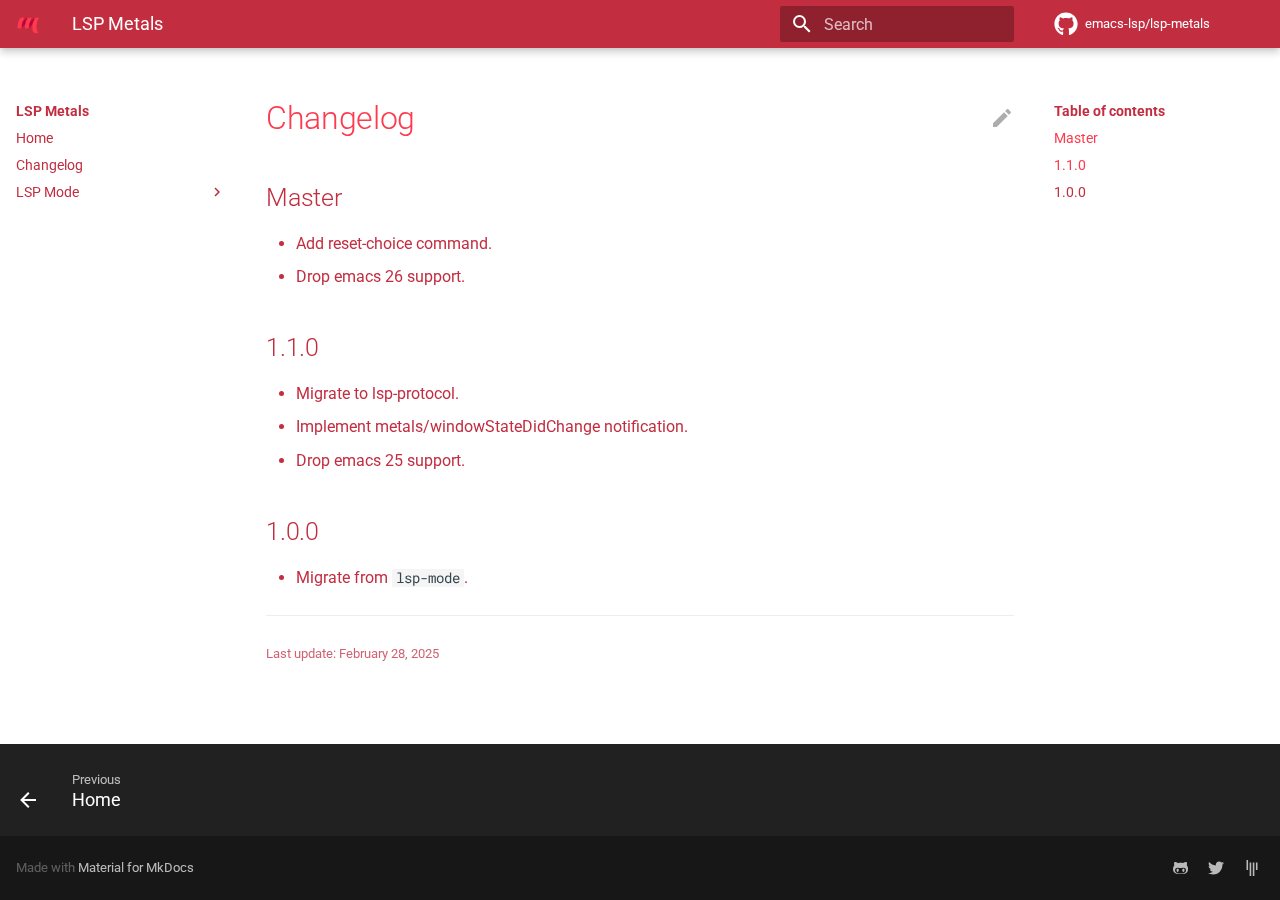
<file: CHANGELOG/index.html>
<!doctype html>
<html lang="en" class="no-js">
  <head>
    
      <meta charset="utf-8">
      <meta name="viewport" content="width=device-width,initial-scale=1">
      
      
      
        <link rel="canonical" href="https://emacs-lsp.github.io/lsp-metals/CHANGELOG/">
      
      <link rel="icon" href="../images/logo.png">
      <meta name="generator" content="mkdocs-1.2.3, mkdocs-material-8.0.0">
    
    
      
        <title>Changelog - LSP Metals</title>
      
    
    
      <link rel="stylesheet" href="../assets/stylesheets/main.ad626c1e.min.css">
      
        
        <link rel="stylesheet" href="../assets/stylesheets/palette.9204c3b2.min.css">
        
      
    
    
    
      
        
        <link rel="preconnect" href="https://fonts.gstatic.com" crossorigin>
        <link rel="stylesheet" href="https://fonts.googleapis.com/css?family=Roboto:300,400,400i,700%7CRoboto+Mono&display=fallback">
        <style>:root{--md-text-font:"Roboto";--md-code-font:"Roboto Mono"}</style>
      
    
    
      <link rel="stylesheet" href="../stylesheets/extra.css">
    
    <script>function __md_scope(e,t,_){return new URL(_||(t===localStorage?"..":".."),location).pathname+"."+e}function __md_get(e,t=localStorage,_){return JSON.parse(t.getItem(__md_scope(e,t,_)))}function __md_set(e,t,_=localStorage,o){try{_.setItem(__md_scope(e,_,o),JSON.stringify(t))}catch(e){}}</script>
    
      
  



  
  



  <script>window.ga=window.ga||function(){(ga.q=ga.q||[]).push(arguments)},ga.l=+new Date,ga("create","UA-165661257-4","auto"),ga("set","anonymizeIp",!0),ga("send","pageview"),document.addEventListener("DOMContentLoaded",function(){document.forms.search&&document.forms.search.query.addEventListener("blur",function(){var e;this.value&&(e=document.location.pathname,ga("send","pageview",e+"?q="+this.value))}),"undefined"!=typeof location$&&location$.subscribe(function(e){ga("send","pageview",e.pathname)})})</script>
  <script async src="https://www.google-analytics.com/analytics.js"></script>


    
    
  </head>
  
  
    
    
    
    
    
    <body dir="ltr" data-md-color-scheme="" data-md-color-primary="none" data-md-color-accent="none">
  
    
    
    <input class="md-toggle" data-md-toggle="drawer" type="checkbox" id="__drawer" autocomplete="off">
    <input class="md-toggle" data-md-toggle="search" type="checkbox" id="__search" autocomplete="off">
    <label class="md-overlay" for="__drawer"></label>
    <div data-md-component="skip">
      
        
        <a href="#changelog" class="md-skip">
          Skip to content
        </a>
      
    </div>
    <div data-md-component="announce">
      
    </div>
    
    
      

<header class="md-header" data-md-component="header">
  <nav class="md-header__inner md-grid" aria-label="Header">
    <a href=".." title="LSP Metals" class="md-header__button md-logo" aria-label="LSP Metals" data-md-component="logo">
      
  <img src="../images/logo.png" alt="logo">

    </a>
    <label class="md-header__button md-icon" for="__drawer">
      <svg xmlns="http://www.w3.org/2000/svg" viewBox="0 0 24 24"><path d="M3 6h18v2H3V6m0 5h18v2H3v-2m0 5h18v2H3v-2z"/></svg>
    </label>
    <div class="md-header__title" data-md-component="header-title">
      <div class="md-header__ellipsis">
        <div class="md-header__topic">
          <span class="md-ellipsis">
            LSP Metals
          </span>
        </div>
        <div class="md-header__topic" data-md-component="header-topic">
          <span class="md-ellipsis">
            
              Changelog
            
          </span>
        </div>
      </div>
    </div>
    
    
    
      <label class="md-header__button md-icon" for="__search">
        <svg xmlns="http://www.w3.org/2000/svg" viewBox="0 0 24 24"><path d="M9.5 3A6.5 6.5 0 0 1 16 9.5c0 1.61-.59 3.09-1.56 4.23l.27.27h.79l5 5-1.5 1.5-5-5v-.79l-.27-.27A6.516 6.516 0 0 1 9.5 16 6.5 6.5 0 0 1 3 9.5 6.5 6.5 0 0 1 9.5 3m0 2C7 5 5 7 5 9.5S7 14 9.5 14 14 12 14 9.5 12 5 9.5 5z"/></svg>
      </label>
      <div class="md-search" data-md-component="search" role="dialog">
  <label class="md-search__overlay" for="__search"></label>
  <div class="md-search__inner" role="search">
    <form class="md-search__form" name="search">
      <input type="text" class="md-search__input" name="query" aria-label="Search" placeholder="Search" autocapitalize="off" autocorrect="off" autocomplete="off" spellcheck="false" data-md-component="search-query" required>
      <label class="md-search__icon md-icon" for="__search">
        <svg xmlns="http://www.w3.org/2000/svg" viewBox="0 0 24 24"><path d="M9.5 3A6.5 6.5 0 0 1 16 9.5c0 1.61-.59 3.09-1.56 4.23l.27.27h.79l5 5-1.5 1.5-5-5v-.79l-.27-.27A6.516 6.516 0 0 1 9.5 16 6.5 6.5 0 0 1 3 9.5 6.5 6.5 0 0 1 9.5 3m0 2C7 5 5 7 5 9.5S7 14 9.5 14 14 12 14 9.5 12 5 9.5 5z"/></svg>
        <svg xmlns="http://www.w3.org/2000/svg" viewBox="0 0 24 24"><path d="M20 11v2H8l5.5 5.5-1.42 1.42L4.16 12l7.92-7.92L13.5 5.5 8 11h12z"/></svg>
      </label>
      <nav class="md-search__options" aria-label="Search">
        
        <button type="reset" class="md-search__icon md-icon" aria-label="Clear" tabindex="-1">
          <svg xmlns="http://www.w3.org/2000/svg" viewBox="0 0 24 24"><path d="M19 6.41 17.59 5 12 10.59 6.41 5 5 6.41 10.59 12 5 17.59 6.41 19 12 13.41 17.59 19 19 17.59 13.41 12 19 6.41z"/></svg>
        </button>
      </nav>
      
    </form>
    <div class="md-search__output">
      <div class="md-search__scrollwrap" data-md-scrollfix>
        <div class="md-search-result" data-md-component="search-result">
          <div class="md-search-result__meta">
            Initializing search
          </div>
          <ol class="md-search-result__list"></ol>
        </div>
      </div>
    </div>
  </div>
</div>
    
    
      <div class="md-header__source">
        <a href="https://github.com/emacs-lsp/lsp-metals/" title="Go to repository" class="md-source" data-md-component="source">
  <div class="md-source__icon md-icon">
    
    <svg xmlns="http://www.w3.org/2000/svg" viewBox="0 0 496 512"><path d="M165.9 397.4c0 2-2.3 3.6-5.2 3.6-3.3.3-5.6-1.3-5.6-3.6 0-2 2.3-3.6 5.2-3.6 3-.3 5.6 1.3 5.6 3.6zm-31.1-4.5c-.7 2 1.3 4.3 4.3 4.9 2.6 1 5.6 0 6.2-2s-1.3-4.3-4.3-5.2c-2.6-.7-5.5.3-6.2 2.3zm44.2-1.7c-2.9.7-4.9 2.6-4.6 4.9.3 2 2.9 3.3 5.9 2.6 2.9-.7 4.9-2.6 4.6-4.6-.3-1.9-3-3.2-5.9-2.9zM244.8 8C106.1 8 0 113.3 0 252c0 110.9 69.8 205.8 169.5 239.2 12.8 2.3 17.3-5.6 17.3-12.1 0-6.2-.3-40.4-.3-61.4 0 0-70 15-84.7-29.8 0 0-11.4-29.1-27.8-36.6 0 0-22.9-15.7 1.6-15.4 0 0 24.9 2 38.6 25.8 21.9 38.6 58.6 27.5 72.9 20.9 2.3-16 8.8-27.1 16-33.7-55.9-6.2-112.3-14.3-112.3-110.5 0-27.5 7.6-41.3 23.6-58.9-2.6-6.5-11.1-33.3 2.6-67.9 20.9-6.5 69 27 69 27 20-5.6 41.5-8.5 62.8-8.5s42.8 2.9 62.8 8.5c0 0 48.1-33.6 69-27 13.7 34.7 5.2 61.4 2.6 67.9 16 17.7 25.8 31.5 25.8 58.9 0 96.5-58.9 104.2-114.8 110.5 9.2 7.9 17 22.9 17 46.4 0 33.7-.3 75.4-.3 83.6 0 6.5 4.6 14.4 17.3 12.1C428.2 457.8 496 362.9 496 252 496 113.3 383.5 8 244.8 8zM97.2 352.9c-1.3 1-1 3.3.7 5.2 1.6 1.6 3.9 2.3 5.2 1 1.3-1 1-3.3-.7-5.2-1.6-1.6-3.9-2.3-5.2-1zm-10.8-8.1c-.7 1.3.3 2.9 2.3 3.9 1.6 1 3.6.7 4.3-.7.7-1.3-.3-2.9-2.3-3.9-2-.6-3.6-.3-4.3.7zm32.4 35.6c-1.6 1.3-1 4.3 1.3 6.2 2.3 2.3 5.2 2.6 6.5 1 1.3-1.3.7-4.3-1.3-6.2-2.2-2.3-5.2-2.6-6.5-1zm-11.4-14.7c-1.6 1-1.6 3.6 0 5.9 1.6 2.3 4.3 3.3 5.6 2.3 1.6-1.3 1.6-3.9 0-6.2-1.4-2.3-4-3.3-5.6-2z"/></svg>
  </div>
  <div class="md-source__repository">
    emacs-lsp/lsp-metals
  </div>
</a>
      </div>
    
  </nav>
  
</header>
    
    <div class="md-container" data-md-component="container">
      
      
        
          
        
      
      <main class="md-main" data-md-component="main">
        <div class="md-main__inner md-grid">
          
            
              
              <div class="md-sidebar md-sidebar--primary" data-md-component="sidebar" data-md-type="navigation" >
                <div class="md-sidebar__scrollwrap">
                  <div class="md-sidebar__inner">
                    


<nav class="md-nav md-nav--primary" aria-label="Navigation" data-md-level="0">
  <label class="md-nav__title" for="__drawer">
    <a href=".." title="LSP Metals" class="md-nav__button md-logo" aria-label="LSP Metals" data-md-component="logo">
      
  <img src="../images/logo.png" alt="logo">

    </a>
    LSP Metals
  </label>
  
    <div class="md-nav__source">
      <a href="https://github.com/emacs-lsp/lsp-metals/" title="Go to repository" class="md-source" data-md-component="source">
  <div class="md-source__icon md-icon">
    
    <svg xmlns="http://www.w3.org/2000/svg" viewBox="0 0 496 512"><path d="M165.9 397.4c0 2-2.3 3.6-5.2 3.6-3.3.3-5.6-1.3-5.6-3.6 0-2 2.3-3.6 5.2-3.6 3-.3 5.6 1.3 5.6 3.6zm-31.1-4.5c-.7 2 1.3 4.3 4.3 4.9 2.6 1 5.6 0 6.2-2s-1.3-4.3-4.3-5.2c-2.6-.7-5.5.3-6.2 2.3zm44.2-1.7c-2.9.7-4.9 2.6-4.6 4.9.3 2 2.9 3.3 5.9 2.6 2.9-.7 4.9-2.6 4.6-4.6-.3-1.9-3-3.2-5.9-2.9zM244.8 8C106.1 8 0 113.3 0 252c0 110.9 69.8 205.8 169.5 239.2 12.8 2.3 17.3-5.6 17.3-12.1 0-6.2-.3-40.4-.3-61.4 0 0-70 15-84.7-29.8 0 0-11.4-29.1-27.8-36.6 0 0-22.9-15.7 1.6-15.4 0 0 24.9 2 38.6 25.8 21.9 38.6 58.6 27.5 72.9 20.9 2.3-16 8.8-27.1 16-33.7-55.9-6.2-112.3-14.3-112.3-110.5 0-27.5 7.6-41.3 23.6-58.9-2.6-6.5-11.1-33.3 2.6-67.9 20.9-6.5 69 27 69 27 20-5.6 41.5-8.5 62.8-8.5s42.8 2.9 62.8 8.5c0 0 48.1-33.6 69-27 13.7 34.7 5.2 61.4 2.6 67.9 16 17.7 25.8 31.5 25.8 58.9 0 96.5-58.9 104.2-114.8 110.5 9.2 7.9 17 22.9 17 46.4 0 33.7-.3 75.4-.3 83.6 0 6.5 4.6 14.4 17.3 12.1C428.2 457.8 496 362.9 496 252 496 113.3 383.5 8 244.8 8zM97.2 352.9c-1.3 1-1 3.3.7 5.2 1.6 1.6 3.9 2.3 5.2 1 1.3-1 1-3.3-.7-5.2-1.6-1.6-3.9-2.3-5.2-1zm-10.8-8.1c-.7 1.3.3 2.9 2.3 3.9 1.6 1 3.6.7 4.3-.7.7-1.3-.3-2.9-2.3-3.9-2-.6-3.6-.3-4.3.7zm32.4 35.6c-1.6 1.3-1 4.3 1.3 6.2 2.3 2.3 5.2 2.6 6.5 1 1.3-1.3.7-4.3-1.3-6.2-2.2-2.3-5.2-2.6-6.5-1zm-11.4-14.7c-1.6 1-1.6 3.6 0 5.9 1.6 2.3 4.3 3.3 5.6 2.3 1.6-1.3 1.6-3.9 0-6.2-1.4-2.3-4-3.3-5.6-2z"/></svg>
  </div>
  <div class="md-source__repository">
    emacs-lsp/lsp-metals
  </div>
</a>
    </div>
  
  <ul class="md-nav__list" data-md-scrollfix>
    
      
      
      

  
  
  
    <li class="md-nav__item">
      <a href=".." class="md-nav__link">
        Home
      </a>
    </li>
  

    
      
      
      

  
  
    
  
  
    <li class="md-nav__item md-nav__item--active">
      
      <input class="md-nav__toggle md-toggle" data-md-toggle="toc" type="checkbox" id="__toc">
      
      
        
      
      
        <label class="md-nav__link md-nav__link--active" for="__toc">
          Changelog
          <span class="md-nav__icon md-icon"></span>
        </label>
      
      <a href="./" class="md-nav__link md-nav__link--active">
        Changelog
      </a>
      
        

<nav class="md-nav md-nav--secondary" aria-label="Table of contents">
  
  
  
    
  
  
    <label class="md-nav__title" for="__toc">
      <span class="md-nav__icon md-icon"></span>
      Table of contents
    </label>
    <ul class="md-nav__list" data-md-component="toc" data-md-scrollfix>
      
        <li class="md-nav__item">
  <a href="#master" class="md-nav__link">
    Master
  </a>
  
</li>
      
        <li class="md-nav__item">
  <a href="#110" class="md-nav__link">
    1.1.0
  </a>
  
</li>
      
        <li class="md-nav__item">
  <a href="#100" class="md-nav__link">
    1.0.0
  </a>
  
</li>
      
    </ul>
  
</nav>
      
    </li>
  

    
      
      
      

  
  
  
    
    <li class="md-nav__item md-nav__item--nested">
      
      
        <input class="md-nav__toggle md-toggle" data-md-toggle="__nav_3" type="checkbox" id="__nav_3" >
      
      
      
      
        <label class="md-nav__link" for="__nav_3">
          LSP Mode
          <span class="md-nav__icon md-icon"></span>
        </label>
      
      <nav class="md-nav" aria-label="LSP Mode" data-md-level="1">
        <label class="md-nav__title" for="__nav_3">
          <span class="md-nav__icon md-icon"></span>
          LSP Mode
        </label>
        <ul class="md-nav__list" data-md-scrollfix>
          
            
              
  
  
  
    <li class="md-nav__item">
      <a href="https://emacs-lsp.github.io/lsp-mode" class="md-nav__link">
        LSP Mode
      </a>
    </li>
  

            
          
        </ul>
      </nav>
    </li>
  

    
  </ul>
</nav>
                  </div>
                </div>
              </div>
            
            
              
              <div class="md-sidebar md-sidebar--secondary" data-md-component="sidebar" data-md-type="toc" >
                <div class="md-sidebar__scrollwrap">
                  <div class="md-sidebar__inner">
                    

<nav class="md-nav md-nav--secondary" aria-label="Table of contents">
  
  
  
    
  
  
    <label class="md-nav__title" for="__toc">
      <span class="md-nav__icon md-icon"></span>
      Table of contents
    </label>
    <ul class="md-nav__list" data-md-component="toc" data-md-scrollfix>
      
        <li class="md-nav__item">
  <a href="#master" class="md-nav__link">
    Master
  </a>
  
</li>
      
        <li class="md-nav__item">
  <a href="#110" class="md-nav__link">
    1.1.0
  </a>
  
</li>
      
        <li class="md-nav__item">
  <a href="#100" class="md-nav__link">
    1.0.0
  </a>
  
</li>
      
    </ul>
  
</nav>
                  </div>
                </div>
              </div>
            
          
          <div class="md-content" data-md-component="content">
            <article class="md-content__inner md-typeset">
              
                
<a href="https://github.com/emacs-lsp/lsp-metals/edit/master/docs/CHANGELOG.md" title="Edit this page" class="md-content__button md-icon">
  <svg xmlns="http://www.w3.org/2000/svg" viewBox="0 0 24 24"><path d="M20.71 7.04c.39-.39.39-1.04 0-1.41l-2.34-2.34c-.37-.39-1.02-.39-1.41 0l-1.84 1.83 3.75 3.75M3 17.25V21h3.75L17.81 9.93l-3.75-3.75L3 17.25z"/></svg>
</a>


<h1 id="changelog">Changelog<a class="headerlink" href="#changelog" title="Permanent link">#</a></h1>
<h2 id="master">Master<a class="headerlink" href="#master" title="Permanent link">#</a></h2>
<ul>
<li>Add reset-choice command.</li>
<li>Drop emacs 26 support.</li>
</ul>
<h2 id="110">1.1.0<a class="headerlink" href="#110" title="Permanent link">#</a></h2>
<ul>
<li>Migrate to lsp-protocol.</li>
<li>Implement metals/windowStateDidChange notification.</li>
<li>Drop emacs 25 support.</li>
</ul>
<h2 id="100">1.0.0<a class="headerlink" href="#100" title="Permanent link">#</a></h2>
<ul>
<li>Migrate from <code>lsp-mode</code>.</li>
</ul>

  <hr>
<div class="md-source-file">
  <small>
    
      Last update:
      <span class="git-revision-date-localized-plugin git-revision-date-localized-plugin-date">February 28, 2025</span>
      
    
  </small>
</div>

              
            </article>
          </div>
        </div>
        
      </main>
      
        <footer class="md-footer">
  
    <nav class="md-footer__inner md-grid" aria-label="Footer">
      
        
        <a href=".." class="md-footer__link md-footer__link--prev" aria-label="Previous: Home" rel="prev">
          <div class="md-footer__button md-icon">
            <svg xmlns="http://www.w3.org/2000/svg" viewBox="0 0 24 24"><path d="M20 11v2H8l5.5 5.5-1.42 1.42L4.16 12l7.92-7.92L13.5 5.5 8 11h12z"/></svg>
          </div>
          <div class="md-footer__title">
            <div class="md-ellipsis">
              <span class="md-footer__direction">
                Previous
              </span>
              Home
            </div>
          </div>
        </a>
      
      
    </nav>
  
  <div class="md-footer-meta md-typeset">
    <div class="md-footer-meta__inner md-grid">
      <div class="md-copyright">
  
  
    Made with
    <a href="https://squidfunk.github.io/mkdocs-material/" target="_blank" rel="noopener">
      Material for MkDocs
    </a>
  
</div>
      
        <div class="md-social">
  
    
    
      
      
    
    <a href="https://github.com/emacs-lsp" target="_blank" rel="noopener" title="github.com" class="md-social__link">
      <svg xmlns="http://www.w3.org/2000/svg" viewBox="0 0 480 512"><path d="M186.1 328.7c0 20.9-10.9 55.1-36.7 55.1s-36.7-34.2-36.7-55.1 10.9-55.1 36.7-55.1 36.7 34.2 36.7 55.1zM480 278.2c0 31.9-3.2 65.7-17.5 95-37.9 76.6-142.1 74.8-216.7 74.8-75.8 0-186.2 2.7-225.6-74.8-14.6-29-20.2-63.1-20.2-95 0-41.9 13.9-81.5 41.5-113.6-5.2-15.8-7.7-32.4-7.7-48.8 0-21.5 4.9-32.3 14.6-51.8 45.3 0 74.3 9 108.8 36 29-6.9 58.8-10 88.7-10 27 0 54.2 2.9 80.4 9.2 34-26.7 63-35.2 107.8-35.2 9.8 19.5 14.6 30.3 14.6 51.8 0 16.4-2.6 32.7-7.7 48.2 27.5 32.4 39 72.3 39 114.2zm-64.3 50.5c0-43.9-26.7-82.6-73.5-82.6-18.9 0-37 3.4-56 6-14.9 2.3-29.8 3.2-45.1 3.2-15.2 0-30.1-.9-45.1-3.2-18.7-2.6-37-6-56-6-46.8 0-73.5 38.7-73.5 82.6 0 87.8 80.4 101.3 150.4 101.3h48.2c70.3 0 150.6-13.4 150.6-101.3zm-82.6-55.1c-25.8 0-36.7 34.2-36.7 55.1s10.9 55.1 36.7 55.1 36.7-34.2 36.7-55.1-10.9-55.1-36.7-55.1z"/></svg>
    </a>
  
    
    
      
      
    
    <a href="https://twitter.com/yonchovski" target="_blank" rel="noopener" title="twitter.com" class="md-social__link">
      <svg xmlns="http://www.w3.org/2000/svg" viewBox="0 0 512 512"><path d="M459.37 151.716c.325 4.548.325 9.097.325 13.645 0 138.72-105.583 298.558-298.558 298.558-59.452 0-114.68-17.219-161.137-47.106 8.447.974 16.568 1.299 25.34 1.299 49.055 0 94.213-16.568 130.274-44.832-46.132-.975-84.792-31.188-98.112-72.772 6.498.974 12.995 1.624 19.818 1.624 9.421 0 18.843-1.3 27.614-3.573-48.081-9.747-84.143-51.98-84.143-102.985v-1.299c13.969 7.797 30.214 12.67 47.431 13.319-28.264-18.843-46.781-51.005-46.781-87.391 0-19.492 5.197-37.36 14.294-52.954 51.655 63.675 129.3 105.258 216.365 109.807-1.624-7.797-2.599-15.918-2.599-24.04 0-57.828 46.782-104.934 104.934-104.934 30.213 0 57.502 12.67 76.67 33.137 23.715-4.548 46.456-13.32 66.599-25.34-7.798 24.366-24.366 44.833-46.132 57.827 21.117-2.273 41.584-8.122 60.426-16.243-14.292 20.791-32.161 39.308-52.628 54.253z"/></svg>
    </a>
  
    
    
      
      
    
    <a href="https://gitter.im/emacs-lsp/lsp-mode" target="_blank" rel="noopener" title="gitter.im" class="md-social__link">
      <svg xmlns="http://www.w3.org/2000/svg" viewBox="0 0 384 512"><path d="M66.4 322.5H16V0h50.4v322.5zM166.9 76.1h-50.4V512h50.4V76.1zm100.6 0h-50.4V512h50.4V76.1zM368 76h-50.4v247H368V76z"/></svg>
    </a>
  
</div>
      
    </div>
  </div>
</footer>
      
    </div>
    <div class="md-dialog" data-md-component="dialog">
      <div class="md-dialog__inner md-typeset"></div>
    </div>
    <script id="__config" type="application/json">{"base": "..", "features": ["tabs"], "translations": {"clipboard.copy": "Copy to clipboard", "clipboard.copied": "Copied to clipboard", "search.config.lang": "en", "search.config.pipeline": "trimmer, stopWordFilter", "search.config.separator": "[\\s\\-]+", "search.placeholder": "Search", "search.result.placeholder": "Type to start searching", "search.result.none": "No matching documents", "search.result.one": "1 matching document", "search.result.other": "# matching documents", "search.result.more.one": "1 more on this page", "search.result.more.other": "# more on this page", "search.result.term.missing": "Missing", "select.version.title": "Select version"}, "search": "../assets/javascripts/workers/search.01824240.min.js"}</script>
    
    
      <script src="../assets/javascripts/bundle.e8a254df.min.js"></script>
      
    
  </body>
</html>
</file>
<file: stylesheets/extra.css>
:root {
  --md-primary-fg-color: #C22D40;
  --md-accent-fg-color: #BD013F;
  --md-default-fg-color: #C22D40;
  --md-default-fg-color--light: #FD3A4E;
}

.md-grid {
  max-width: 70rem;
}

.md-typeset a {
  color: #FD3A4E;
}
</file>
<file: assets/stylesheets/main.ad626c1e.min.css>
@charset "UTF-8";html{-webkit-text-size-adjust:none;-moz-text-size-adjust:none;text-size-adjust:none;box-sizing:border-box}*,:after,:before{box-sizing:inherit}body{margin:0}a,button,input,label{-webkit-tap-highlight-color:transparent}a{color:inherit;text-decoration:none}hr{border:0;box-sizing:content-box;display:block;height:.05rem;overflow:visible;padding:0}small{font-size:80%}sub,sup{line-height:1em}img{border-style:none}table{border-collapse:separate;border-spacing:0}td,th{font-weight:400;vertical-align:top}button{background:transparent;border:0;font-family:inherit;font-size:inherit;margin:0;padding:0}input{border:0;outline:none}:root{--md-default-fg-color:rgba(0,0,0,.87);--md-default-fg-color--light:rgba(0,0,0,.54);--md-default-fg-color--lighter:rgba(0,0,0,.32);--md-default-fg-color--lightest:rgba(0,0,0,.07);--md-default-bg-color:#fff;--md-default-bg-color--light:hsla(0,0%,100%,.7);--md-default-bg-color--lighter:hsla(0,0%,100%,.3);--md-default-bg-color--lightest:hsla(0,0%,100%,.12);--md-primary-fg-color:#4051b5;--md-primary-fg-color--light:#5d6cc0;--md-primary-fg-color--dark:#303fa1;--md-primary-bg-color:#fff;--md-primary-bg-color--light:hsla(0,0%,100%,.7);--md-accent-fg-color:#526cfe;--md-accent-fg-color--transparent:rgba(82,108,254,.1);--md-accent-bg-color:#fff;--md-accent-bg-color--light:hsla(0,0%,100%,.7);--md-shadow-z1:0 0.2rem 0.5rem rgba(0,0,0,.05),0 0 0.05rem rgba(0,0,0,.1);--md-shadow-z2:0 0.2rem 0.5rem rgba(0,0,0,.1),0 0 0.05rem rgba(0,0,0,.25);--md-shadow-z3:0 0.2rem 0.5rem rgba(0,0,0,.2),0 0 0.05rem rgba(0,0,0,.35)}:root>*{--md-code-fg-color:#36464e;--md-code-bg-color:#f5f5f5;--md-code-hl-color:rgba(255,255,0,.5);--md-code-hl-number-color:#d52a2a;--md-code-hl-special-color:#db1457;--md-code-hl-function-color:#a846b9;--md-code-hl-constant-color:#6e59d9;--md-code-hl-keyword-color:#3f6ec6;--md-code-hl-string-color:#1c7d4d;--md-code-hl-name-color:var(--md-code-fg-color);--md-code-hl-operator-color:var(--md-default-fg-color--light);--md-code-hl-punctuation-color:var(--md-default-fg-color--light);--md-code-hl-comment-color:var(--md-default-fg-color--light);--md-code-hl-generic-color:var(--md-default-fg-color--light);--md-code-hl-variable-color:var(--md-default-fg-color--light);--md-typeset-color:var(--md-default-fg-color);--md-typeset-a-color:var(--md-primary-fg-color);--md-typeset-mark-color:rgba(255,255,0,.5);--md-typeset-del-color:rgba(245,80,61,.15);--md-typeset-ins-color:rgba(11,213,112,.15);--md-typeset-kbd-color:#fafafa;--md-typeset-kbd-accent-color:#fff;--md-typeset-kbd-border-color:#b8b8b8;--md-typeset-table-color:rgba(0,0,0,.12);--md-admonition-fg-color:var(--md-default-fg-color);--md-admonition-bg-color:var(--md-default-bg-color);--md-footer-fg-color:#fff;--md-footer-fg-color--light:hsla(0,0%,100%,.7);--md-footer-fg-color--lighter:hsla(0,0%,100%,.3);--md-footer-bg-color:rgba(0,0,0,.87);--md-footer-bg-color--dark:rgba(0,0,0,.32)}.md-icon svg{fill:currentColor;display:block;height:1.2rem;width:1.2rem}body{-webkit-font-smoothing:antialiased;-moz-osx-font-smoothing:grayscale;--md-text-font-family:var(--md-text-font,_),-apple-system,BlinkMacSystemFont,Helvetica,Arial,sans-serif;--md-code-font-family:var(--md-code-font,_),SFMono-Regular,Consolas,Menlo,monospace}body,input{font-feature-settings:"kern","liga";font-family:var(--md-text-font-family)}body,code,input,kbd,pre{color:var(--md-typeset-color)}code,kbd,pre{font-feature-settings:"kern";font-family:var(--md-code-font-family)}:root{--md-typeset-table-sort-icon:url('data:image/svg+xml;charset=utf-8,<svg xmlns="http://www.w3.org/2000/svg" viewBox="0 0 24 24"><path d="m18 21-4-4h3V7h-3l4-4 4 4h-3v10h3M2 19v-2h10v2M2 13v-2h7v2M2 7V5h4v2H2z"/></svg>');--md-typeset-table-sort-icon--asc:url('data:image/svg+xml;charset=utf-8,<svg xmlns="http://www.w3.org/2000/svg" viewBox="0 0 24 24"><path d="M19 17h3l-4 4-4-4h3V3h2M2 17h10v2H2M6 5v2H2V5m0 6h7v2H2v-2z"/></svg>');--md-typeset-table-sort-icon--desc:url('data:image/svg+xml;charset=utf-8,<svg xmlns="http://www.w3.org/2000/svg" viewBox="0 0 24 24"><path d="M19 7h3l-4-4-4 4h3v14h2M2 17h10v2H2M6 5v2H2V5m0 6h7v2H2v-2z"/></svg>')}.md-typeset{-webkit-print-color-adjust:exact;color-adjust:exact;font-size:.8rem;line-height:1.6}@media print{.md-typeset{font-size:.68rem}}.md-typeset :is(ul,ol,dl,figure,blockquote,pre){margin:1em 0}.md-typeset h1{color:var(--md-default-fg-color--light);font-size:2em;line-height:1.3;margin:0 0 1.25em}.md-typeset h1,.md-typeset h2{font-weight:300;letter-spacing:-.01em}.md-typeset h2{font-size:1.5625em;line-height:1.4;margin:1.6em 0 .64em}.md-typeset h3{font-size:1.25em;font-weight:400;letter-spacing:-.01em;line-height:1.5;margin:1.6em 0 .8em}.md-typeset h2+h3{margin-top:.8em}.md-typeset h4{font-weight:700;letter-spacing:-.01em;margin:1em 0}.md-typeset :is(h5,h6){color:var(--md-default-fg-color--light);font-size:.8em;font-weight:700;letter-spacing:-.01em;margin:1.25em 0}.md-typeset h5{text-transform:uppercase}.md-typeset hr{border-bottom:.05rem solid var(--md-default-fg-color--lightest);display:flow-root;margin:1.5em 0}.md-typeset a{color:var(--md-typeset-a-color);word-break:break-word}.md-typeset a,.md-typeset a:before{transition:color 125ms}.md-typeset a:is(:focus,:hover){color:var(--md-accent-fg-color)}.md-typeset a.focus-visible{outline-color:var(--md-accent-fg-color);outline-offset:.2rem}.md-typeset :is(code,pre,kbd){color:var(--md-code-fg-color);direction:ltr}@media print{.md-typeset :is(code,pre,kbd){white-space:pre-wrap}}.md-typeset code{background-color:var(--md-code-bg-color);border-radius:.1rem;-webkit-box-decoration-break:clone;box-decoration-break:clone;font-size:.85em;padding:0 .2941176471em;word-break:break-word}.md-typeset code:not(.focus-visible){-webkit-tap-highlight-color:transparent;outline:none}.md-typeset :is(h1,h2,h3,h4,h5,h6) code{background-color:transparent;box-shadow:none;margin:initial;padding:initial}.md-typeset a code{color:currentColor}.md-typeset pre{display:flow-root;line-height:1.4;position:relative}.md-typeset pre>code{-webkit-box-decoration-break:slice;box-decoration-break:slice;box-shadow:none;display:block;margin:0;outline-color:var(--md-accent-fg-color);overflow:auto;padding:.7720588235em 1.1764705882em;scrollbar-color:var(--md-default-fg-color--lighter) transparent;scrollbar-width:thin;touch-action:auto;word-break:normal}.md-typeset pre>code:hover{scrollbar-color:var(--md-accent-fg-color) transparent}.md-typeset pre>code::-webkit-scrollbar{height:.2rem;width:.2rem}.md-typeset pre>code::-webkit-scrollbar-thumb{background-color:var(--md-default-fg-color--lighter)}.md-typeset pre>code::-webkit-scrollbar-thumb:hover{background-color:var(--md-accent-fg-color)}.md-typeset kbd{background-color:var(--md-typeset-kbd-color);border-radius:.1rem;box-shadow:0 .1rem 0 .05rem var(--md-typeset-kbd-border-color),0 .1rem 0 var(--md-typeset-kbd-border-color),0 -.1rem .2rem var(--md-typeset-kbd-accent-color) inset;color:var(--md-default-fg-color);display:inline-block;font-size:.75em;padding:0 .6666666667em;vertical-align:text-top;word-break:break-word}.md-typeset mark{background-color:var(--md-typeset-mark-color);-webkit-box-decoration-break:clone;box-decoration-break:clone;color:inherit;word-break:break-word}.md-typeset abbr{border-bottom:.05rem dotted var(--md-default-fg-color--light);cursor:help;text-decoration:none}@media (hover:none){.md-typeset abbr{position:relative}.md-typeset abbr[title]:is(:focus,:hover):after{background-color:var(--md-default-fg-color);border-radius:.1rem;box-shadow:var(--md-shadow-z3);color:var(--md-default-bg-color);content:attr(title);display:inline-block;font-size:.7rem;left:0;margin-top:2em;max-width:80%;min-width:-webkit-max-content;min-width:max-content;padding:.2rem .3rem;position:absolute;width:auto}}.md-typeset small{opacity:.75}.md-typeset :is(sup,sub){margin-left:.078125em}[dir=rtl] .md-typeset :is(sup,sub){margin-left:0;margin-right:.078125em}.md-typeset blockquote{border-left:.2rem solid var(--md-default-fg-color--lighter);color:var(--md-default-fg-color--light);padding-left:.6rem}[dir=rtl] .md-typeset blockquote{border-left:initial;border-right:.2rem solid var(--md-default-fg-color--lighter);padding-left:0;padding-right:.6rem}.md-typeset ul{list-style-type:disc}.md-typeset :is(ul,ol):not([hidden]){display:flow-root;margin-left:.625em;padding:0}[dir=rtl] .md-typeset :is(ul,ol):not([hidden]){margin-left:0;margin-right:.625em}.md-typeset :is(ul,ol):not([hidden]) ol{list-style-type:lower-alpha}.md-typeset :is(ul,ol):not([hidden]) ol ol{list-style-type:lower-roman}.md-typeset :is(ul,ol):not([hidden]) li{margin-bottom:.5em;margin-left:1.25em}[dir=rtl] .md-typeset :is(ul,ol):not([hidden]) li{margin-left:0;margin-right:1.25em}.md-typeset :is(ul,ol):not([hidden]) li :is(p,blockquote){margin:.5em 0}.md-typeset :is(ul,ol):not([hidden]) li:last-child{margin-bottom:0}.md-typeset :is(ul,ol):not([hidden]) li :is(ul,ol){margin:.5em 0 .5em .625em}[dir=rtl] .md-typeset :is(ul,ol):not([hidden]) li :is(ul,ol){margin-left:0;margin-right:.625em}.md-typeset dd{margin:1em 0 1.5em 1.875em}[dir=rtl] .md-typeset dd{margin-left:0;margin-right:1.875em}.md-typeset :is(img,svg){height:auto;max-width:100%}.md-typeset :is(img,svg)[align=left]{margin:1em 1em 1em 0}.md-typeset :is(img,svg)[align=right]{margin:1em 0 1em 1em}.md-typeset :is(img,svg)[align]:only-child{margin-top:0}.md-typeset figure{display:flow-root;margin:0 auto;max-width:100%;text-align:center;width:-webkit-fit-content;width:-moz-fit-content;width:fit-content}.md-typeset figure img{display:block}.md-typeset figcaption{font-style:italic;margin:1em auto 2em;max-width:24rem}.md-typeset iframe{max-width:100%}.md-typeset table:not([class]){background-color:var(--md-default-bg-color);border:.05rem solid var(--md-typeset-table-color);border-radius:.1rem;display:inline-block;font-size:.64rem;max-width:100%;overflow:auto;touch-action:auto}@media print{.md-typeset table:not([class]){display:table}}.md-typeset table:not([class])+*{margin-top:1.5em}.md-typeset table:not([class]) :is(th,td)>:first-child{margin-top:0}.md-typeset table:not([class]) :is(th,td)>:last-child{margin-bottom:0}.md-typeset table:not([class]) :is(th,td):not([align]){text-align:left}[dir=rtl] .md-typeset table:not([class]) :is(th,td):not([align]){text-align:right}.md-typeset table:not([class]) th{font-weight:700;min-width:5rem;padding:.9375em 1.25em;vertical-align:top}.md-typeset table:not([class]) th a{color:inherit}.md-typeset table:not([class]) td{border-top:.05rem solid var(--md-typeset-table-color);padding:.9375em 1.25em;vertical-align:top}.md-typeset table:not([class]) tbody tr{transition:background-color 125ms}.md-typeset table:not([class]) tbody tr:hover{background-color:rgba(0,0,0,.035);box-shadow:0 .05rem 0 var(--md-default-bg-color) inset}.md-typeset table:not([class]) a{word-break:normal}.md-typeset table th[role=columnheader]{cursor:pointer}.md-typeset table th[role=columnheader]:after{content:"";display:inline-block;height:1.2em;margin-left:.5em;-webkit-mask-image:var(--md-typeset-table-sort-icon);mask-image:var(--md-typeset-table-sort-icon);-webkit-mask-repeat:no-repeat;mask-repeat:no-repeat;-webkit-mask-size:contain;mask-size:contain;transition:background-color 125ms;vertical-align:text-bottom;width:1.2em}.md-typeset table th[role=columnheader]:hover:after{background-color:var(--md-default-fg-color--lighter)}.md-typeset table th[role=columnheader][aria-sort=ascending]:after{background-color:var(--md-default-fg-color--light);-webkit-mask-image:var(--md-typeset-table-sort-icon--asc);mask-image:var(--md-typeset-table-sort-icon--asc)}.md-typeset table th[role=columnheader][aria-sort=descending]:after{background-color:var(--md-default-fg-color--light);-webkit-mask-image:var(--md-typeset-table-sort-icon--desc);mask-image:var(--md-typeset-table-sort-icon--desc)}.md-typeset__scrollwrap{margin:1em -.8rem;overflow-x:auto;touch-action:auto}.md-typeset__table{display:inline-block;margin-bottom:.5em;padding:0 .8rem}@media print{.md-typeset__table{display:block}}html .md-typeset__table table{display:table;margin:0;overflow:hidden;width:100%}@media screen and (max-width:44.9375em){.md-content__inner>pre{margin:1em -.8rem}.md-content__inner>pre code{border-radius:0}}html{font-size:125%;height:100%;overflow-x:hidden}@media screen and (min-width:100em){html{font-size:137.5%}}@media screen and (min-width:125em){html{font-size:150%}}body{background-color:var(--md-default-bg-color);display:flex;flex-direction:column;font-size:.5rem;min-height:100%;position:relative;width:100%}@media print{body{display:block}}@media screen and (max-width:59.9375em){body[data-md-state=lock]{position:fixed}}.md-grid{margin-left:auto;margin-right:auto;max-width:61rem}.md-container{display:flex;flex-direction:column;flex-grow:1}@media print{.md-container{display:block}}.md-main{flex-grow:1}.md-main__inner{display:flex;height:100%;margin-top:1.5rem}.md-ellipsis{overflow:hidden;text-overflow:ellipsis;white-space:nowrap}.md-toggle{display:none}.md-option{height:0;opacity:0;position:absolute;width:0}.md-option:checked+label:not([hidden]){display:block}.md-option.focus-visible+label{outline-color:var(--md-accent-fg-color);outline-style:auto}.md-skip{background-color:var(--md-default-fg-color);border-radius:.1rem;color:var(--md-default-bg-color);font-size:.64rem;margin:.5rem;opacity:0;outline-color:var(--md-accent-fg-color);padding:.3rem .5rem;position:fixed;transform:translateY(.4rem);z-index:-1}.md-skip:focus{opacity:1;transform:translateY(0);transition:transform .25s cubic-bezier(.4,0,.2,1),opacity 175ms 75ms;z-index:10}@page{margin:25mm}.md-banner{background-color:var(--md-footer-bg-color);color:var(--md-footer-fg-color);overflow:auto}@media print{.md-banner{display:none}}.md-banner--warning{background:var(--md-typeset-mark-color);color:var(--md-default-fg-color)}.md-banner__inner{font-size:.7rem;margin:.6rem auto;padding:0 .8rem}:root{--md-clipboard-icon:url('data:image/svg+xml;charset=utf-8,<svg xmlns="http://www.w3.org/2000/svg" viewBox="0 0 24 24"><path d="M19 21H8V7h11m0-2H8a2 2 0 0 0-2 2v14a2 2 0 0 0 2 2h11a2 2 0 0 0 2-2V7a2 2 0 0 0-2-2m-3-4H4a2 2 0 0 0-2 2v14h2V3h12V1z"/></svg>')}.md-clipboard{border-radius:.1rem;color:var(--md-default-fg-color--lightest);cursor:pointer;height:1.5em;outline-color:var(--md-accent-fg-color);outline-offset:.1rem;position:absolute;right:.5em;top:.5em;transition:color .25s;width:1.5em;z-index:1}@media print{.md-clipboard{display:none}}.md-clipboard:not(.focus-visible){-webkit-tap-highlight-color:transparent;outline:none}:hover>.md-clipboard{color:var(--md-default-fg-color--light)}.md-clipboard:is(:focus,:hover){color:var(--md-accent-fg-color)}.md-clipboard:after{background-color:currentColor;content:"";display:block;height:1.125em;margin:0 auto;-webkit-mask-image:var(--md-clipboard-icon);mask-image:var(--md-clipboard-icon);-webkit-mask-repeat:no-repeat;mask-repeat:no-repeat;-webkit-mask-size:contain;mask-size:contain;width:1.125em}.md-clipboard--inline{cursor:pointer}.md-clipboard--inline code{transition:color .25s,background-color .25s}.md-clipboard--inline:is(:focus,:hover) code{background-color:var(--md-accent-fg-color--transparent);color:var(--md-accent-fg-color)}.md-content{flex-grow:1;min-width:0}.md-content__inner{margin:0 .8rem 1.2rem;padding-top:.6rem}@media screen and (min-width:76.25em){[dir=ltr] .md-sidebar--primary:not([hidden])~.md-content>.md-content__inner{margin-left:1.2rem}[dir=rtl] .md-sidebar--primary:not([hidden])~.md-content>.md-content__inner{margin-right:1.2rem}[dir=ltr] .md-sidebar--secondary:not([hidden])~.md-content>.md-content__inner{margin-right:1.2rem}[dir=rtl] .md-sidebar--secondary:not([hidden])~.md-content>.md-content__inner{margin-left:1.2rem}}.md-content__inner:before{content:"";display:block;height:.4rem}.md-content__inner>:last-child{margin-bottom:0}.md-content__button{float:right;margin:.4rem 0 .4rem .4rem;padding:0}@media print{.md-content__button{display:none}}[dir=rtl] .md-content__button{float:left;margin-left:0;margin-right:.4rem}[dir=rtl] .md-content__button svg{transform:scaleX(-1)}.md-typeset .md-content__button{color:var(--md-default-fg-color--lighter)}.md-content__button svg{display:inline;vertical-align:top}.md-dialog{background-color:var(--md-default-fg-color);border-radius:.1rem;bottom:.8rem;box-shadow:var(--md-shadow-z3);left:auto;min-width:11.1rem;opacity:0;padding:.4rem .6rem;pointer-events:none;position:fixed;right:.8rem;transform:translateY(100%);transition:transform 0ms .4s,opacity .4s;z-index:4}@media print{.md-dialog{display:none}}[dir=rtl] .md-dialog{left:.8rem;right:auto}.md-dialog[data-md-state=open]{opacity:1;pointer-events:auto;transform:translateY(0);transition:transform .4s cubic-bezier(.075,.85,.175,1),opacity .4s}.md-dialog__inner{color:var(--md-default-bg-color);font-size:.7rem}.md-footer{background-color:var(--md-footer-bg-color);color:var(--md-footer-fg-color)}@media print{.md-footer{display:none}}.md-footer__inner{overflow:auto;padding:.2rem}.md-footer__link{display:flex;outline-color:var(--md-accent-fg-color);padding-bottom:.4rem;padding-top:1.4rem;transition:opacity .25s}@media screen and (min-width:45em){.md-footer__link{width:50%}}.md-footer__link:is(:focus,:hover){opacity:.7}.md-footer__link--prev{float:left}@media screen and (max-width:44.9375em){.md-footer__link--prev{width:25%}.md-footer__link--prev .md-footer__title{display:none}}[dir=rtl] .md-footer__link--prev{float:right}[dir=rtl] .md-footer__link--prev svg{transform:scaleX(-1)}.md-footer__link--next{float:right;text-align:right}@media screen and (max-width:44.9375em){.md-footer__link--next{width:75%}}[dir=rtl] .md-footer__link--next{float:left;text-align:left}[dir=rtl] .md-footer__link--next svg{transform:scaleX(-1)}.md-footer__title{flex-grow:1;font-size:.9rem;line-height:2.4rem;max-width:calc(100% - 2.4rem);padding:0 1rem;position:relative}.md-footer__button{margin:.2rem;padding:.4rem}.md-footer__direction{font-size:.64rem;left:0;margin-top:-1rem;opacity:.7;padding:0 1rem;position:absolute;right:0}.md-footer-meta{background-color:var(--md-footer-bg-color--dark)}.md-footer-meta__inner{display:flex;flex-wrap:wrap;justify-content:space-between;padding:.2rem}html .md-footer-meta.md-typeset a{color:var(--md-footer-fg-color--light)}html .md-footer-meta.md-typeset a:is(:focus,:hover){color:var(--md-footer-fg-color)}.md-copyright{color:var(--md-footer-fg-color--lighter);font-size:.64rem;margin:auto .6rem;padding:.4rem 0;width:100%}@media screen and (min-width:45em){.md-copyright{width:auto}}.md-copyright__highlight{color:var(--md-footer-fg-color--light)}.md-social{margin:0 .4rem;padding:.2rem 0 .6rem}@media screen and (min-width:45em){.md-social{padding:.6rem 0}}.md-social__link{display:inline-block;height:1.6rem;text-align:center;width:1.6rem}.md-social__link:before{line-height:1.9}.md-social__link svg{fill:currentColor;max-height:.8rem;vertical-align:-25%}.md-typeset .md-button{border:.1rem solid;border-radius:.1rem;color:var(--md-primary-fg-color);cursor:pointer;display:inline-block;font-weight:700;padding:.625em 2em;transition:color 125ms,background-color 125ms,border-color 125ms}.md-typeset .md-button--primary{background-color:var(--md-primary-fg-color);border-color:var(--md-primary-fg-color);color:var(--md-primary-bg-color)}.md-typeset .md-button:is(:focus,:hover){background-color:var(--md-accent-fg-color);border-color:var(--md-accent-fg-color);color:var(--md-accent-bg-color)}.md-typeset .md-input{border-bottom:.1rem solid var(--md-default-fg-color--lighter);border-radius:.1rem .1rem 0 0;box-shadow:var(--md-shadow-z1);font-size:.8rem;height:1.8rem;padding:0 .6rem;transition:border .25s,box-shadow .25s}.md-typeset .md-input:is(:focus,:hover){border-bottom-color:var(--md-accent-fg-color);box-shadow:var(--md-shadow-z2)}.md-typeset .md-input--stretch{width:100%}.md-header{background-color:var(--md-primary-fg-color);box-shadow:0 0 .2rem transparent,0 .2rem .4rem transparent;color:var(--md-primary-bg-color);left:0;position:sticky;right:0;top:0;z-index:4}@media print{.md-header{display:none}}.md-header[data-md-state=shadow]{box-shadow:0 0 .2rem rgba(0,0,0,.1),0 .2rem .4rem rgba(0,0,0,.2);transition:transform .25s cubic-bezier(.1,.7,.1,1),box-shadow .25s}.md-header[data-md-state=hidden]{transform:translateY(-100%);transition:transform .25s cubic-bezier(.8,0,.6,1),box-shadow .25s}.md-header__inner{align-items:center;display:flex;padding:0 .2rem}.md-header__button{color:currentColor;cursor:pointer;margin:.2rem;outline-color:var(--md-accent-fg-color);padding:.4rem;position:relative;transition:opacity .25s;vertical-align:middle;z-index:1}.md-header__button:hover{opacity:.7}.md-header__button:not([hidden]){display:inline-block}.md-header__button:not(.focus-visible){-webkit-tap-highlight-color:transparent;outline:none}.md-header__button.md-logo{margin:.2rem;padding:.4rem}@media screen and (max-width:76.1875em){.md-header__button.md-logo{display:none}}.md-header__button.md-logo :is(img,svg){fill:currentColor;display:block;height:1.2rem;width:1.2rem}@media screen and (min-width:60em){.md-header__button[for=__search]{display:none}}.no-js .md-header__button[for=__search]{display:none}[dir=rtl] .md-header__button[for=__search] svg{transform:scaleX(-1)}@media screen and (min-width:76.25em){.md-header__button[for=__drawer]{display:none}}.md-header__topic{display:flex;max-width:100%;position:absolute;transition:transform .4s cubic-bezier(.1,.7,.1,1),opacity .15s}.md-header__topic+.md-header__topic{opacity:0;pointer-events:none;transform:translateX(1.25rem);transition:transform .4s cubic-bezier(1,.7,.1,.1),opacity .15s;z-index:-1}[dir=rtl] .md-header__topic+.md-header__topic{transform:translateX(-1.25rem)}.md-header__title{flex-grow:1;font-size:.9rem;height:2.4rem;line-height:2.4rem;margin-left:1rem;margin-right:.4rem}.md-header__title[data-md-state=active] .md-header__topic{opacity:0;pointer-events:none;transform:translateX(-1.25rem);transition:transform .4s cubic-bezier(1,.7,.1,.1),opacity .15s;z-index:-1}[dir=rtl] .md-header__title[data-md-state=active] .md-header__topic{transform:translateX(1.25rem)}.md-header__title[data-md-state=active] .md-header__topic+.md-header__topic{opacity:1;pointer-events:auto;transform:translateX(0);transition:transform .4s cubic-bezier(.1,.7,.1,1),opacity .15s;z-index:0}.md-header__title>.md-header__ellipsis{height:100%;position:relative;width:100%}.md-header__option{display:flex;flex-shrink:0;max-width:100%;transition:max-width 0ms .25s,opacity .25s .25s;white-space:nowrap}[data-md-toggle=search]:checked~.md-header .md-header__option{max-width:0;opacity:0;transition:max-width 0ms,opacity 0ms}.md-header__source{display:none}@media screen and (min-width:60em){.md-header__source{display:block;margin-left:1rem;max-width:11.7rem;width:11.7rem}[dir=rtl] .md-header__source{margin-left:0;margin-right:1rem}}@media screen and (min-width:76.25em){.md-header__source{margin-left:1.4rem}[dir=rtl] .md-header__source{margin-right:1.4rem}}:root{--md-nav-icon--prev:url('data:image/svg+xml;charset=utf-8,<svg xmlns="http://www.w3.org/2000/svg" viewBox="0 0 24 24"><path d="M20 11v2H8l5.5 5.5-1.42 1.42L4.16 12l7.92-7.92L13.5 5.5 8 11h12z"/></svg>');--md-nav-icon--next:url('data:image/svg+xml;charset=utf-8,<svg xmlns="http://www.w3.org/2000/svg" viewBox="0 0 24 24"><path d="M8.59 16.58 13.17 12 8.59 7.41 10 6l6 6-6 6-1.41-1.42z"/></svg>');--md-toc-icon:url('data:image/svg+xml;charset=utf-8,<svg xmlns="http://www.w3.org/2000/svg" viewBox="0 0 24 24"><path d="M3 9h14V7H3v2m0 4h14v-2H3v2m0 4h14v-2H3v2m16 0h2v-2h-2v2m0-10v2h2V7h-2m0 6h2v-2h-2v2z"/></svg>')}.md-nav{font-size:.7rem;line-height:1.3}.md-nav__title{display:block;font-weight:700;overflow:hidden;padding:0 .6rem;text-overflow:ellipsis}.md-nav__title .md-nav__button{display:none}.md-nav__title .md-nav__button img{height:100%;width:auto}.md-nav__title .md-nav__button.md-logo :is(img,svg){fill:currentColor;display:block;height:2.4rem;width:2.4rem}.md-nav__list{list-style:none;margin:0;padding:0}.md-nav__item{padding:0 .6rem}.md-nav__item .md-nav__item{padding-right:0}[dir=rtl] .md-nav__item .md-nav__item{padding-left:0;padding-right:.6rem}.md-nav__link{align-items:center;cursor:pointer;display:flex;justify-content:space-between;margin-top:.625em;overflow:hidden;scroll-snap-align:start;text-overflow:ellipsis;transition:color 125ms}.md-nav__link[data-md-state=blur]{color:var(--md-default-fg-color--light)}.md-nav__item .md-nav__link--active{color:var(--md-typeset-a-color)}.md-nav__item .md-nav__link--index [href]{width:100%}.md-nav__link:is(:focus,:hover){color:var(--md-accent-fg-color)}.md-nav__link.focus-visible{outline-color:var(--md-accent-fg-color);outline-offset:.2rem}.md-nav--primary .md-nav__link[for=__toc]{display:none}.md-nav--primary .md-nav__link[for=__toc] .md-icon:after{background-color:currentColor;display:block;height:100%;-webkit-mask-image:var(--md-toc-icon);mask-image:var(--md-toc-icon);width:100%}.md-nav--primary .md-nav__link[for=__toc]~.md-nav{display:none}.md-nav__link>*{cursor:pointer;display:flex}.md-nav__source{display:none}@media screen and (max-width:76.1875em){.md-nav--primary,.md-nav--primary .md-nav{background-color:var(--md-default-bg-color);display:flex;flex-direction:column;height:100%;left:0;position:absolute;right:0;top:0;z-index:1}.md-nav--primary :is(.md-nav__title,.md-nav__item){font-size:.8rem;line-height:1.5}.md-nav--primary .md-nav__title{background-color:var(--md-default-fg-color--lightest);color:var(--md-default-fg-color--light);cursor:pointer;font-weight:400;height:5.6rem;line-height:2.4rem;padding:3rem .8rem .2rem;position:relative;white-space:nowrap}.md-nav--primary .md-nav__title .md-nav__icon{display:block;height:1.2rem;left:.4rem;margin:.2rem;position:absolute;top:.4rem;width:1.2rem}[dir=rtl] .md-nav--primary .md-nav__title .md-nav__icon{left:auto;right:.4rem}.md-nav--primary .md-nav__title .md-nav__icon:after{background-color:currentColor;content:"";display:block;height:100%;-webkit-mask-image:var(--md-nav-icon--prev);mask-image:var(--md-nav-icon--prev);-webkit-mask-repeat:no-repeat;mask-repeat:no-repeat;-webkit-mask-size:contain;mask-size:contain;width:100%}.md-nav--primary .md-nav__title~.md-nav__list{background-color:var(--md-default-bg-color);box-shadow:0 .05rem 0 var(--md-default-fg-color--lightest) inset;overflow-y:auto;scroll-snap-type:y mandatory;touch-action:pan-y}.md-nav--primary .md-nav__title~.md-nav__list>:first-child{border-top:0}.md-nav--primary .md-nav__title[for=__drawer]{background-color:var(--md-primary-fg-color);color:var(--md-primary-bg-color)}.md-nav--primary .md-nav__title .md-logo{display:block;left:.2rem;margin:.2rem;padding:.4rem;position:absolute;top:.2rem}[dir=rtl] .md-nav--primary .md-nav__title .md-logo{left:auto;right:.2rem}.md-nav--primary .md-nav__list{flex:1}.md-nav--primary .md-nav__item{border-top:.05rem solid var(--md-default-fg-color--lightest);padding:0}.md-nav--primary .md-nav__item--active>.md-nav__link{color:var(--md-typeset-a-color)}.md-nav--primary .md-nav__item--active>.md-nav__link:is(:focus,:hover){color:var(--md-accent-fg-color)}.md-nav--primary .md-nav__link{margin-top:0;padding:.6rem .8rem}.md-nav--primary .md-nav__link .md-nav__icon{flex-shrink:0;font-size:1.2rem;height:1.2rem;margin-right:-.2rem;width:1.2rem}[dir=rtl] .md-nav--primary .md-nav__link .md-nav__icon{margin-left:-.2rem;margin-right:0}.md-nav--primary .md-nav__link .md-nav__icon:after{background-color:currentColor;content:"";display:block;height:100%;-webkit-mask-image:var(--md-nav-icon--next);mask-image:var(--md-nav-icon--next);-webkit-mask-repeat:no-repeat;mask-repeat:no-repeat;-webkit-mask-size:contain;mask-size:contain;width:100%}[dir=rtl] .md-nav--primary .md-nav__icon:after{transform:scale(-1)}.md-nav--primary .md-nav--secondary .md-nav{background-color:transparent;position:static}.md-nav--primary .md-nav--secondary .md-nav .md-nav__link{padding-left:1.4rem}[dir=rtl] .md-nav--primary .md-nav--secondary .md-nav .md-nav__link{padding-left:0;padding-right:1.4rem}.md-nav--primary .md-nav--secondary .md-nav .md-nav .md-nav__link{padding-left:2rem}[dir=rtl] .md-nav--primary .md-nav--secondary .md-nav .md-nav .md-nav__link{padding-left:0;padding-right:2rem}.md-nav--primary .md-nav--secondary .md-nav .md-nav .md-nav .md-nav__link{padding-left:2.6rem}[dir=rtl] .md-nav--primary .md-nav--secondary .md-nav .md-nav .md-nav .md-nav__link{padding-left:0;padding-right:2.6rem}.md-nav--primary .md-nav--secondary .md-nav .md-nav .md-nav .md-nav .md-nav__link{padding-left:3.2rem}[dir=rtl] .md-nav--primary .md-nav--secondary .md-nav .md-nav .md-nav .md-nav .md-nav__link{padding-left:0;padding-right:3.2rem}.md-nav--secondary{background-color:transparent}.md-nav__toggle~.md-nav{display:flex;opacity:0;transform:translateX(100%);transition:transform .25s cubic-bezier(.8,0,.6,1),opacity 125ms 50ms}[dir=rtl] .md-nav__toggle~.md-nav{transform:translateX(-100%)}.md-nav__toggle:checked~.md-nav{opacity:1;transform:translateX(0);transition:transform .25s cubic-bezier(.4,0,.2,1),opacity 125ms 125ms}.md-nav__toggle:checked~.md-nav>.md-nav__list{-webkit-backface-visibility:hidden;backface-visibility:hidden}}@media screen and (max-width:59.9375em){.md-nav--primary .md-nav__link[for=__toc]{display:flex}.md-nav--primary .md-nav__link[for=__toc] .md-icon:after{content:""}.md-nav--primary .md-nav__link[for=__toc]+.md-nav__link{display:none}.md-nav--primary .md-nav__link[for=__toc]~.md-nav{display:flex}.md-nav__source{background-color:var(--md-primary-fg-color--dark);color:var(--md-primary-bg-color);display:block;padding:0 .2rem}}@media screen and (min-width:60em) and (max-width:76.1875em){.md-nav--integrated .md-nav__link[for=__toc]{display:flex}.md-nav--integrated .md-nav__link[for=__toc] .md-icon:after{content:""}.md-nav--integrated .md-nav__link[for=__toc]+.md-nav__link{display:none}.md-nav--integrated .md-nav__link[for=__toc]~.md-nav{display:flex}}@media screen and (min-width:60em){.md-nav--secondary .md-nav__title[for=__toc]{scroll-snap-align:start}.md-nav--secondary .md-nav__title .md-nav__icon{display:none}}@media screen and (min-width:76.25em){.md-nav{transition:max-height .25s cubic-bezier(.86,0,.07,1)}.md-nav--primary .md-nav__title[for=__drawer]{scroll-snap-align:start}.md-nav--primary .md-nav__title .md-nav__icon{display:none}.md-nav__toggle~.md-nav{display:none}.md-nav__toggle:is(:checked,:indeterminate)~.md-nav{display:block}.md-nav__item--nested>.md-nav>.md-nav__title{display:none}.md-nav__item--section{display:block;margin:1.25em 0}.md-nav__item--section:last-child{margin-bottom:0}.md-nav__item--section>.md-nav__link{font-weight:700;pointer-events:none}.md-nav__item--section>.md-nav__link--index [href]{pointer-events:auto}.md-nav__item--section>.md-nav__link .md-nav__icon{display:none}.md-nav__item--section>.md-nav{display:block}.md-nav__item--section>.md-nav>.md-nav__list>.md-nav__item{padding:0}.md-nav__icon{float:right;height:.9rem;transition:transform .25s;width:.9rem}[dir=rtl] .md-nav__icon{float:left;transform:rotate(180deg)}.md-nav__icon:after{background-color:currentColor;content:"";display:inline-block;height:100%;-webkit-mask-image:var(--md-nav-icon--next);mask-image:var(--md-nav-icon--next);-webkit-mask-repeat:no-repeat;mask-repeat:no-repeat;-webkit-mask-size:contain;mask-size:contain;vertical-align:-.1rem;width:100%}.md-nav__item--nested .md-nav__toggle:checked~.md-nav__link .md-nav__icon,.md-nav__item--nested .md-nav__toggle:indeterminate~.md-nav__link .md-nav__icon{transform:rotate(90deg)}.md-nav--lifted>.md-nav__list>.md-nav__item--nested,.md-nav--lifted>.md-nav__title{display:none}.md-nav--lifted>.md-nav__list>.md-nav__item{display:none}.md-nav--lifted>.md-nav__list>.md-nav__item--active{display:block;padding:0}.md-nav--lifted>.md-nav__list>.md-nav__item--active>.md-nav__link{font-weight:700;margin-top:0;padding:0 .6rem;pointer-events:none}.md-nav--lifted>.md-nav__list>.md-nav__item--active>.md-nav__link--index [href]{pointer-events:auto}.md-nav--lifted>.md-nav__list>.md-nav__item--active>.md-nav__link .md-nav__icon{display:none}.md-nav--lifted .md-nav[data-md-level="1"]{display:block}.md-nav--lifted .md-nav[data-md-level="1"]>.md-nav__list>.md-nav__item{padding-right:.6rem}.md-nav--integrated>.md-nav__list>.md-nav__item--active:not(.md-nav__item--nested){padding:0 .6rem}.md-nav--integrated>.md-nav__list>.md-nav__item--active:not(.md-nav__item--nested)>.md-nav__link{padding:0}.md-nav--integrated>.md-nav__list>.md-nav__item--active .md-nav--secondary{border-left:.05rem solid var(--md-primary-fg-color);display:block;margin-bottom:1.25em}.md-nav--integrated>.md-nav__list>.md-nav__item--active .md-nav--secondary>.md-nav__title{display:none}}:root{--md-search-result-icon:url('data:image/svg+xml;charset=utf-8,<svg xmlns="http://www.w3.org/2000/svg" viewBox="0 0 24 24"><path d="M14 2H6a2 2 0 0 0-2 2v16a2 2 0 0 0 2 2h7c-.41-.25-.8-.56-1.14-.9-.33-.33-.61-.7-.86-1.1H6V4h7v5h5v1.18c.71.16 1.39.43 2 .82V8l-6-6m6.31 16.9c1.33-2.11.69-4.9-1.4-6.22-2.11-1.33-4.91-.68-6.22 1.4-1.34 2.11-.69 4.89 1.4 6.22 1.46.93 3.32.93 4.79.02L22 23.39 23.39 22l-3.08-3.1m-3.81.1a2.5 2.5 0 0 1-2.5-2.5 2.5 2.5 0 0 1 2.5-2.5 2.5 2.5 0 0 1 2.5 2.5 2.5 2.5 0 0 1-2.5 2.5z"/></svg>')}.md-search{position:relative}@media screen and (min-width:60em){.md-search{padding:.2rem 0}}.no-js .md-search{display:none}.md-search__overlay{opacity:0;z-index:1}@media screen and (max-width:59.9375em){.md-search__overlay{background-color:var(--md-default-bg-color);border-radius:1rem;height:2rem;left:-2.2rem;overflow:hidden;pointer-events:none;position:absolute;top:-1rem;transform-origin:center;transition:transform .3s .1s,opacity .2s .2s;width:2rem}[dir=rtl] .md-search__overlay{left:auto;right:-2.2rem}[data-md-toggle=search]:checked~.md-header .md-search__overlay{opacity:1;transition:transform .4s,opacity .1s}}@media screen and (min-width:60em){.md-search__overlay{background-color:rgba(0,0,0,.54);cursor:pointer;height:0;left:0;position:fixed;top:0;transition:width 0ms .25s,height 0ms .25s,opacity .25s;width:0}[dir=rtl] .md-search__overlay{left:auto;right:0}[data-md-toggle=search]:checked~.md-header .md-search__overlay{height:200vh;opacity:1;transition:width 0ms,height 0ms,opacity .25s;width:100%}}@media screen and (max-width:29.9375em){[data-md-toggle=search]:checked~.md-header .md-search__overlay{transform:scale(45)}}@media screen and (min-width:30em) and (max-width:44.9375em){[data-md-toggle=search]:checked~.md-header .md-search__overlay{transform:scale(60)}}@media screen and (min-width:45em) and (max-width:59.9375em){[data-md-toggle=search]:checked~.md-header .md-search__overlay{transform:scale(75)}}.md-search__inner{-webkit-backface-visibility:hidden;backface-visibility:hidden}@media screen and (max-width:59.9375em){.md-search__inner{height:0;left:0;opacity:0;overflow:hidden;position:fixed;top:0;transform:translateX(5%);transition:width 0ms .3s,height 0ms .3s,transform .15s cubic-bezier(.4,0,.2,1) .15s,opacity .15s .15s;width:0;z-index:2}[dir=rtl] .md-search__inner{left:auto;right:0;transform:translateX(-5%)}[data-md-toggle=search]:checked~.md-header .md-search__inner{height:100%;opacity:1;transform:translateX(0);transition:width 0ms 0ms,height 0ms 0ms,transform .15s cubic-bezier(.1,.7,.1,1) .15s,opacity .15s .15s;width:100%}}@media screen and (min-width:60em){.md-search__inner{float:right;padding:.1rem 0;position:relative;transition:width .25s cubic-bezier(.1,.7,.1,1);width:11.7rem}[dir=rtl] .md-search__inner{float:left}}@media screen and (min-width:60em) and (max-width:76.1875em){[data-md-toggle=search]:checked~.md-header .md-search__inner{width:23.4rem}}@media screen and (min-width:76.25em){[data-md-toggle=search]:checked~.md-header .md-search__inner{width:34.4rem}}.md-search__form{background-color:var(--md-default-bg-color);box-shadow:0 0 .6rem transparent;height:2.4rem;position:relative;transition:color .25s,background-color .25s;z-index:2}@media screen and (min-width:60em){.md-search__form{background-color:rgba(0,0,0,.26);border-radius:.1rem;height:1.8rem}.md-search__form:hover{background-color:hsla(0,0%,100%,.12)}}[data-md-toggle=search]:checked~.md-header .md-search__form{background-color:var(--md-default-bg-color);border-radius:.1rem .1rem 0 0;box-shadow:0 0 .6rem rgba(0,0,0,.07);color:var(--md-default-fg-color)}.md-search__input{background:transparent;font-size:.9rem;height:100%;padding:0 2.2rem 0 3.6rem;position:relative;text-overflow:ellipsis;width:100%;z-index:2}[dir=rtl] .md-search__input{padding:0 3.6rem 0 2.2rem}.md-search__input::placeholder{transition:color .25s}.md-search__input::placeholder,.md-search__input~.md-search__icon{color:var(--md-default-fg-color--light)}.md-search__input::-ms-clear{display:none}@media screen and (max-width:59.9375em){.md-search__input{font-size:.9rem;height:2.4rem;width:100%}}@media screen and (min-width:60em){.md-search__input{color:inherit;font-size:.8rem;padding-left:2.2rem}[dir=rtl] .md-search__input{padding-right:2.2rem}.md-search__input::placeholder{color:var(--md-primary-bg-color--light)}.md-search__input+.md-search__icon{color:var(--md-primary-bg-color)}[data-md-toggle=search]:checked~.md-header .md-search__input{text-overflow:clip}[data-md-toggle=search]:checked~.md-header .md-search__input+.md-search__icon,[data-md-toggle=search]:checked~.md-header .md-search__input::placeholder{color:var(--md-default-fg-color--light)}}.md-search__icon{cursor:pointer;display:inline-block;height:1.2rem;transition:color .25s,opacity .25s;width:1.2rem}.md-search__icon:hover{opacity:.7}.md-search__icon[for=__search]{left:.5rem;position:absolute;top:.3rem;z-index:2}[dir=rtl] .md-search__icon[for=__search]{left:auto;right:.5rem}[dir=rtl] .md-search__icon[for=__search] svg{transform:scaleX(-1)}@media screen and (max-width:59.9375em){.md-search__icon[for=__search]{left:.8rem;top:.6rem}[dir=rtl] .md-search__icon[for=__search]{left:auto;right:.8rem}.md-search__icon[for=__search] svg:first-child{display:none}}@media screen and (min-width:60em){.md-search__icon[for=__search]{pointer-events:none}.md-search__icon[for=__search] svg:last-child{display:none}}.md-search__options{pointer-events:none;position:absolute;right:.5rem;top:.3rem;z-index:2}[dir=rtl] .md-search__options{left:.5rem;right:auto}@media screen and (max-width:59.9375em){.md-search__options{right:.8rem;top:.6rem}[dir=rtl] .md-search__options{left:.8rem;right:auto}}.md-search__options>*{color:var(--md-default-fg-color--light);margin-left:.2rem;opacity:0;transform:scale(.75);transition:transform .15s cubic-bezier(.1,.7,.1,1),opacity .15s}.md-search__options>:not(.focus-visible){-webkit-tap-highlight-color:transparent;outline:none}[data-md-toggle=search]:checked~.md-header .md-search__input:valid~.md-search__options>*{opacity:1;pointer-events:auto;transform:scale(1)}[data-md-toggle=search]:checked~.md-header .md-search__input:valid~.md-search__options>:hover{opacity:.7}.md-search__suggest{align-items:center;color:var(--md-default-fg-color--lighter);display:flex;font-size:.9rem;height:100%;opacity:0;padding:0 2.2rem 0 3.6rem;position:absolute;top:0;transition:opacity 50ms;white-space:nowrap;width:100%}[dir=rtl] .md-search__suggest{padding:0 3.6rem 0 2.2rem}@media screen and (min-width:60em){.md-search__suggest{font-size:.8rem;padding-left:2.2rem}[dir=rtl] .md-search__suggest{padding-right:2.2rem}}[data-md-toggle=search]:checked~.md-header .md-search__suggest{opacity:1;transition:opacity .3s .1s}.md-search__output{border-radius:0 0 .1rem .1rem;overflow:hidden;position:absolute;width:100%;z-index:1}@media screen and (max-width:59.9375em){.md-search__output{bottom:0;top:2.4rem}}@media screen and (min-width:60em){.md-search__output{opacity:0;top:1.9rem;transition:opacity .4s}[data-md-toggle=search]:checked~.md-header .md-search__output{box-shadow:var(--md-shadow-z3);opacity:1}}.md-search__scrollwrap{-webkit-backface-visibility:hidden;backface-visibility:hidden;background-color:var(--md-default-bg-color);height:100%;overflow-y:auto;touch-action:pan-y}@media (-webkit-max-device-pixel-ratio:1),(max-resolution:1dppx){.md-search__scrollwrap{transform:translateZ(0)}}@media screen and (min-width:60em) and (max-width:76.1875em){.md-search__scrollwrap{width:23.4rem}}@media screen and (min-width:76.25em){.md-search__scrollwrap{width:34.4rem}}@media screen and (min-width:60em){.md-search__scrollwrap{max-height:0;scrollbar-color:var(--md-default-fg-color--lighter) transparent;scrollbar-width:thin}[data-md-toggle=search]:checked~.md-header .md-search__scrollwrap{max-height:75vh}.md-search__scrollwrap:hover{scrollbar-color:var(--md-accent-fg-color) transparent}.md-search__scrollwrap::-webkit-scrollbar{height:.2rem;width:.2rem}.md-search__scrollwrap::-webkit-scrollbar-thumb{background-color:var(--md-default-fg-color--lighter)}.md-search__scrollwrap::-webkit-scrollbar-thumb:hover{background-color:var(--md-accent-fg-color)}}.md-search-result{color:var(--md-default-fg-color);word-break:break-word}.md-search-result__meta{background-color:var(--md-default-fg-color--lightest);color:var(--md-default-fg-color--light);font-size:.64rem;line-height:1.8rem;padding:0 .8rem;scroll-snap-align:start}@media screen and (min-width:60em){.md-search-result__meta{padding-left:2.2rem}[dir=rtl] .md-search-result__meta{padding-left:0;padding-right:2.2rem}}.md-search-result__list{list-style:none;margin:0;padding:0}.md-search-result__item{box-shadow:0 -.05rem var(--md-default-fg-color--lightest)}.md-search-result__item:first-child{box-shadow:none}.md-search-result__link{display:block;outline:none;scroll-snap-align:start;transition:background-color .25s}.md-search-result__link:is(:focus,:hover){background-color:var(--md-accent-fg-color--transparent)}.md-search-result__link:last-child p:last-child{margin-bottom:.6rem}.md-search-result__more summary{color:var(--md-typeset-a-color);cursor:pointer;display:block;font-size:.64rem;outline:none;padding:.75em .8rem;scroll-snap-align:start;transition:color .25s,background-color .25s}@media screen and (min-width:60em){.md-search-result__more summary{padding-left:2.2rem}[dir=rtl] .md-search-result__more summary{padding-left:.8rem;padding-right:2.2rem}}.md-search-result__more summary:is(:focus,:hover){background-color:var(--md-accent-fg-color--transparent);color:var(--md-accent-fg-color)}.md-search-result__more summary::-webkit-details-marker,.md-search-result__more summary::marker{display:none}.md-search-result__more summary~*>*{opacity:.65}.md-search-result__article{overflow:hidden;padding:0 .8rem;position:relative}@media screen and (min-width:60em){.md-search-result__article{padding-left:2.2rem}[dir=rtl] .md-search-result__article{padding-left:.8rem;padding-right:2.2rem}}.md-search-result__article--document .md-search-result__title{font-size:.8rem;font-weight:400;line-height:1.4;margin:.55rem 0}.md-search-result__icon{color:var(--md-default-fg-color--light);height:1.2rem;left:0;margin:.5rem;position:absolute;width:1.2rem}@media screen and (max-width:59.9375em){.md-search-result__icon{display:none}}.md-search-result__icon:after{background-color:currentColor;content:"";display:inline-block;height:100%;-webkit-mask-image:var(--md-search-result-icon);mask-image:var(--md-search-result-icon);-webkit-mask-repeat:no-repeat;mask-repeat:no-repeat;-webkit-mask-size:contain;mask-size:contain;width:100%}[dir=rtl] .md-search-result__icon{left:auto;right:0}[dir=rtl] .md-search-result__icon:after{transform:scaleX(-1)}.md-search-result__title{font-size:.64rem;font-weight:700;line-height:1.6;margin:.5em 0}.md-search-result__teaser{-webkit-box-orient:vertical;-webkit-line-clamp:2;color:var(--md-default-fg-color--light);display:-webkit-box;font-size:.64rem;line-height:1.6;margin:.5em 0;max-height:2rem;overflow:hidden;text-overflow:ellipsis}@media screen and (max-width:44.9375em){.md-search-result__teaser{-webkit-line-clamp:3;max-height:3rem}}@media screen and (min-width:60em) and (max-width:76.1875em){.md-search-result__teaser{-webkit-line-clamp:3;max-height:3rem}}.md-search-result__teaser mark{background-color:transparent;text-decoration:underline}.md-search-result__terms{font-size:.64rem;font-style:italic;margin:.5em 0}.md-search-result mark{background-color:transparent;color:var(--md-accent-fg-color)}.md-select{position:relative;z-index:1}.md-select__inner{background-color:var(--md-default-bg-color);border-radius:.1rem;box-shadow:var(--md-shadow-z2);color:var(--md-default-fg-color);left:50%;margin-top:.2rem;max-height:0;opacity:0;position:absolute;top:calc(100% - .2rem);transform:translate3d(-50%,.3rem,0);transition:transform .25s 375ms,opacity .25s .25s,max-height 0ms .5s}.md-select:is(:focus-within,:hover) .md-select__inner{max-height:10rem;opacity:1;transform:translate3d(-50%,0,0);transition:transform .25s cubic-bezier(.1,.7,.1,1),opacity .25s,max-height 0ms}.md-select__inner:after{border-bottom:.2rem solid transparent;border-bottom-color:var(--md-default-bg-color);border-left:.2rem solid transparent;border-right:.2rem solid transparent;border-top:0;content:"";height:0;left:50%;margin-left:-.2rem;margin-top:-.2rem;position:absolute;top:0;width:0}.md-select__list{border-radius:.1rem;font-size:.8rem;list-style-type:none;margin:0;max-height:inherit;overflow:auto;padding:0}.md-select__item{line-height:1.8rem}.md-select__link{cursor:pointer;display:block;outline:none;padding-left:.6rem;padding-right:1.2rem;scroll-snap-align:start;transition:background-color .25s,color .25s;width:100%}[dir=rtl] .md-select__link{padding-left:1.2rem;padding-right:.6rem}.md-select__link:is(:focus,:hover){color:var(--md-accent-fg-color)}.md-select__link:focus{background-color:var(--md-default-fg-color--lightest)}.md-sidebar{align-self:flex-start;flex-shrink:0;padding:1.2rem 0;position:sticky;top:2.4rem;width:12.1rem}@media print{.md-sidebar{display:none}}@media screen and (max-width:76.1875em){.md-sidebar--primary{background-color:var(--md-default-bg-color);display:block;height:100%;left:-12.1rem;position:fixed;top:0;transform:translateX(0);transition:transform .25s cubic-bezier(.4,0,.2,1),box-shadow .25s;width:12.1rem;z-index:5}[dir=rtl] .md-sidebar--primary{left:auto;right:-12.1rem}[data-md-toggle=drawer]:checked~.md-container .md-sidebar--primary{box-shadow:var(--md-shadow-z3);transform:translateX(12.1rem)}[dir=rtl] [data-md-toggle=drawer]:checked~.md-container .md-sidebar--primary{transform:translateX(-12.1rem)}.md-sidebar--primary .md-sidebar__scrollwrap{bottom:0;left:0;margin:0;overflow:hidden;position:absolute;right:0;scroll-snap-type:none;top:0}}@media screen and (min-width:76.25em){.md-sidebar{height:0}.no-js .md-sidebar{height:auto}}.md-sidebar--secondary{display:none;order:2}@media screen and (min-width:60em){.md-sidebar--secondary{height:0}.no-js .md-sidebar--secondary{height:auto}.md-sidebar--secondary:not([hidden]){display:block}.md-sidebar--secondary .md-sidebar__scrollwrap{touch-action:pan-y}}.md-sidebar__scrollwrap{-webkit-backface-visibility:hidden;backface-visibility:hidden;margin:0 .2rem;overflow-y:auto;scrollbar-color:var(--md-default-fg-color--lighter) transparent;scrollbar-width:thin}.md-sidebar__scrollwrap:hover{scrollbar-color:var(--md-accent-fg-color) transparent}.md-sidebar__scrollwrap::-webkit-scrollbar{height:.2rem;width:.2rem}.md-sidebar__scrollwrap::-webkit-scrollbar-thumb{background-color:var(--md-default-fg-color--lighter)}.md-sidebar__scrollwrap::-webkit-scrollbar-thumb:hover{background-color:var(--md-accent-fg-color)}@media screen and (max-width:76.1875em){.md-overlay{background-color:rgba(0,0,0,.54);height:0;opacity:0;position:fixed;top:0;transition:width 0ms .25s,height 0ms .25s,opacity .25s;width:0;z-index:5}[data-md-toggle=drawer]:checked~.md-overlay{height:100%;opacity:1;transition:width 0ms,height 0ms,opacity .25s;width:100%}}@-webkit-keyframes facts{0%{height:0}to{height:.65rem}}@keyframes facts{0%{height:0}to{height:.65rem}}@-webkit-keyframes fact{0%{opacity:0;transform:translateY(100%)}50%{opacity:0}to{opacity:1;transform:translateY(0)}}@keyframes fact{0%{opacity:0;transform:translateY(100%)}50%{opacity:0}to{opacity:1;transform:translateY(0)}}:root{--md-source-forks-icon:url('data:image/svg+xml;charset=utf-8,<svg xmlns="http://www.w3.org/2000/svg" viewBox="0 0 16 16"><path fill-rule="evenodd" d="M5 3.25a.75.75 0 1 1-1.5 0 .75.75 0 0 1 1.5 0zm0 2.122a2.25 2.25 0 1 0-1.5 0v.878A2.25 2.25 0 0 0 5.75 8.5h1.5v2.128a2.251 2.251 0 1 0 1.5 0V8.5h1.5a2.25 2.25 0 0 0 2.25-2.25v-.878a2.25 2.25 0 1 0-1.5 0v.878a.75.75 0 0 1-.75.75h-4.5A.75.75 0 0 1 5 6.25v-.878zm3.75 7.378a.75.75 0 1 1-1.5 0 .75.75 0 0 1 1.5 0zm3-8.75a.75.75 0 1 0 0-1.5.75.75 0 0 0 0 1.5z"/></svg>');--md-source-repositories-icon:url('data:image/svg+xml;charset=utf-8,<svg xmlns="http://www.w3.org/2000/svg" viewBox="0 0 16 16"><path fill-rule="evenodd" d="M2 2.5A2.5 2.5 0 0 1 4.5 0h8.75a.75.75 0 0 1 .75.75v12.5a.75.75 0 0 1-.75.75h-2.5a.75.75 0 1 1 0-1.5h1.75v-2h-8a1 1 0 0 0-.714 1.7.75.75 0 0 1-1.072 1.05A2.495 2.495 0 0 1 2 11.5v-9zm10.5-1V9h-8c-.356 0-.694.074-1 .208V2.5a1 1 0 0 1 1-1h8zM5 12.25v3.25a.25.25 0 0 0 .4.2l1.45-1.087a.25.25 0 0 1 .3 0L8.6 15.7a.25.25 0 0 0 .4-.2v-3.25a.25.25 0 0 0-.25-.25h-3.5a.25.25 0 0 0-.25.25z"/></svg>');--md-source-stars-icon:url('data:image/svg+xml;charset=utf-8,<svg xmlns="http://www.w3.org/2000/svg" viewBox="0 0 16 16"><path fill-rule="evenodd" d="M8 .25a.75.75 0 0 1 .673.418l1.882 3.815 4.21.612a.75.75 0 0 1 .416 1.279l-3.046 2.97.719 4.192a.75.75 0 0 1-1.088.791L8 12.347l-3.766 1.98a.75.75 0 0 1-1.088-.79l.72-4.194L.818 6.374a.75.75 0 0 1 .416-1.28l4.21-.611L7.327.668A.75.75 0 0 1 8 .25zm0 2.445L6.615 5.5a.75.75 0 0 1-.564.41l-3.097.45 2.24 2.184a.75.75 0 0 1 .216.664l-.528 3.084 2.769-1.456a.75.75 0 0 1 .698 0l2.77 1.456-.53-3.084a.75.75 0 0 1 .216-.664l2.24-2.183-3.096-.45a.75.75 0 0 1-.564-.41L8 2.694v.001z"/></svg>');--md-source-version-icon:url('data:image/svg+xml;charset=utf-8,<svg xmlns="http://www.w3.org/2000/svg" viewBox="0 0 16 16"><path fill-rule="evenodd" d="M2.5 7.775V2.75a.25.25 0 0 1 .25-.25h5.025a.25.25 0 0 1 .177.073l6.25 6.25a.25.25 0 0 1 0 .354l-5.025 5.025a.25.25 0 0 1-.354 0l-6.25-6.25a.25.25 0 0 1-.073-.177zm-1.5 0V2.75C1 1.784 1.784 1 2.75 1h5.025c.464 0 .91.184 1.238.513l6.25 6.25a1.75 1.75 0 0 1 0 2.474l-5.026 5.026a1.75 1.75 0 0 1-2.474 0l-6.25-6.25A1.75 1.75 0 0 1 1 7.775zM6 5a1 1 0 1 0 0 2 1 1 0 0 0 0-2z"/></svg>')}.md-source{-webkit-backface-visibility:hidden;backface-visibility:hidden;display:block;font-size:.65rem;line-height:1.2;outline-color:var(--md-accent-fg-color);transition:opacity .25s;white-space:nowrap}.md-source:hover{opacity:.7}.md-source__icon{display:inline-block;height:2.4rem;vertical-align:middle;width:2rem}.md-source__icon svg{margin-left:.6rem;margin-top:.6rem}[dir=rtl] .md-source__icon svg{margin-left:0;margin-right:.6rem}.md-source__icon+.md-source__repository{margin-left:-2rem;padding-left:2rem}[dir=rtl] .md-source__icon+.md-source__repository{margin-left:0;margin-right:-2rem;padding-left:0;padding-right:2rem}.md-source__repository{display:inline-block;margin-left:.6rem;max-width:calc(100% - 1.2rem);overflow:hidden;text-overflow:ellipsis;vertical-align:middle}.md-source__facts{font-size:.55rem;list-style-type:none;margin:.1rem 0 0;opacity:.75;overflow:hidden;padding:0}[data-md-state=done] .md-source__facts{-webkit-animation:facts .25s ease-in;animation:facts .25s ease-in}.md-source__fact{display:inline-block}[data-md-state=done] .md-source__fact{-webkit-animation:fact .4s ease-out;animation:fact .4s ease-out}.md-source__fact:before{background-color:currentColor;content:"";display:inline-block;height:.6rem;margin-right:.1rem;-webkit-mask-repeat:no-repeat;mask-repeat:no-repeat;-webkit-mask-size:contain;mask-size:contain;vertical-align:text-top;width:.6rem}[dir=rtl] .md-source__fact:before{margin-left:.1rem;margin-right:0}.md-source__fact:nth-child(1n+2):before{margin-left:.4rem}[dir=rtl] .md-source__fact:nth-child(1n+2):before{margin-left:.1rem;margin-right:.4rem}.md-source__fact--version:before{-webkit-mask-image:var(--md-source-version-icon);mask-image:var(--md-source-version-icon)}.md-source__fact--stars:before{-webkit-mask-image:var(--md-source-stars-icon);mask-image:var(--md-source-stars-icon)}.md-source__fact--forks:before{-webkit-mask-image:var(--md-source-forks-icon);mask-image:var(--md-source-forks-icon)}.md-source__fact--repositories:before{-webkit-mask-image:var(--md-source-repositories-icon);mask-image:var(--md-source-repositories-icon)}.md-tabs{background-color:var(--md-primary-fg-color);color:var(--md-primary-bg-color);overflow:auto;width:100%}@media print{.md-tabs{display:none}}@media screen and (max-width:76.1875em){.md-tabs{display:none}}.md-tabs[data-md-state=hidden]{pointer-events:none}.md-tabs__list{contain:content;list-style:none;margin:0 0 0 .2rem;padding:0;white-space:nowrap}[dir=rtl] .md-tabs__list{margin-left:0;margin-right:.2rem}.md-tabs__item{display:inline-block;height:2.4rem;padding-left:.6rem;padding-right:.6rem}.md-tabs__link{-webkit-backface-visibility:hidden;backface-visibility:hidden;display:block;font-size:.7rem;margin-top:.8rem;opacity:.7;outline-color:var(--md-accent-fg-color);outline-offset:.2rem;transition:transform .4s cubic-bezier(.1,.7,.1,1),opacity .25s}.md-tabs__link--active,.md-tabs__link:is(:focus,:hover){color:inherit;opacity:1}.md-tabs__item:nth-child(2) .md-tabs__link{transition-delay:20ms}.md-tabs__item:nth-child(3) .md-tabs__link{transition-delay:40ms}.md-tabs__item:nth-child(4) .md-tabs__link{transition-delay:60ms}.md-tabs__item:nth-child(5) .md-tabs__link{transition-delay:80ms}.md-tabs__item:nth-child(6) .md-tabs__link{transition-delay:.1s}.md-tabs__item:nth-child(7) .md-tabs__link{transition-delay:.12s}.md-tabs__item:nth-child(8) .md-tabs__link{transition-delay:.14s}.md-tabs__item:nth-child(9) .md-tabs__link{transition-delay:.16s}.md-tabs__item:nth-child(10) .md-tabs__link{transition-delay:.18s}.md-tabs__item:nth-child(11) .md-tabs__link{transition-delay:.2s}.md-tabs__item:nth-child(12) .md-tabs__link{transition-delay:.22s}.md-tabs__item:nth-child(13) .md-tabs__link{transition-delay:.24s}.md-tabs__item:nth-child(14) .md-tabs__link{transition-delay:.26s}.md-tabs__item:nth-child(15) .md-tabs__link{transition-delay:.28s}.md-tabs__item:nth-child(16) .md-tabs__link{transition-delay:.3s}.md-tabs[data-md-state=hidden] .md-tabs__link{opacity:0;transform:translateY(50%);transition:transform 0ms .1s,opacity .1s}@-webkit-keyframes pulse{0%{box-shadow:0 0 0 0 var(--md-default-fg-color--lightest)}75%{box-shadow:0 0 0 .625em transparent}to{box-shadow:0 0 0 0 transparent}}@keyframes pulse{0%{box-shadow:0 0 0 0 var(--md-default-fg-color--lightest)}75%{box-shadow:0 0 0 .625em transparent}to{box-shadow:0 0 0 0 transparent}}:root{--md-tooltip-width:20rem}.md-tooltip{-webkit-backface-visibility:hidden;backface-visibility:hidden;background-color:var(--md-default-bg-color);border-radius:.1rem;box-shadow:var(--md-shadow-z2);color:var(--md-default-fg-color);left:clamp(.8rem,calc(var(--md-tooltip-x) - .8rem),calc(100vw - var(--md-tooltip-width) - .8rem));max-height:0;max-width:calc(100vw - 1.6rem);opacity:0;position:absolute;top:var(--md-tooltip-y);transform:translateY(-.4rem);transition:transform 0ms .25s,opacity .25s,max-height 0ms .25s,z-index .25s;width:var(--md-tooltip-width);z-index:0}@media (prefers-reduced-motion){.md-tooltip{transition:none}}:focus-within>.md-tooltip{max-height:1000%;opacity:1;transform:translateY(0);transition:transform .25s cubic-bezier(.1,.7,.1,1),opacity .25s,max-height .25s,z-index 0ms}@media (prefers-reduced-motion){:focus-within>.md-tooltip{transition:none}}.focus-visible>.md-tooltip{outline:var(--md-accent-fg-color) auto}.md-tooltip__inner{font-size:.64rem;padding:.8rem}.md-tooltip__inner.md-typeset>:first-child{margin-top:0}.md-tooltip__inner.md-typeset>:last-child{margin-bottom:0}.md-annotation{outline:none;white-space:normal}.md-annotation:not([hidden]){display:inline-block}.md-annotation:focus-within>*{z-index:2}.md-annotation__inner{font-family:var(--md-text-font-family);left:clamp(0rem,calc(var(--md-tooltip-x) + .6rem),calc(100vw - var(--md-tooltip-width) - 1.6rem));top:calc(var(--md-tooltip-y) + 1.2ch)}@media screen and (max-width:44.9375em){.md-content__inner>:is(pre,.highlight) .md-annotation__inner{left:clamp(.8rem,calc(var(--md-tooltip-x) + .6rem),calc(100vw - var(--md-tooltip-width) - .8rem))}}:not(:focus-within)>.md-annotation__inner{pointer-events:none;-webkit-user-select:none;user-select:none}.md-annotation__index{color:#fff;cursor:pointer;margin:0 1ch;position:relative;transition:z-index .25s;-webkit-user-select:none;user-select:none;z-index:0}.md-annotation__index:after{-webkit-animation:pulse 2s infinite;animation:pulse 2s infinite;background-color:var(--md-default-fg-color--lighter);border-radius:1em;content:"";height:2.2ch;left:-.2ch;margin:0 -.4ch;padding:0 .4ch;position:absolute;top:.1ch;transition:color .25s,background-color .25s;width:max(2.2ch,100% + 1.2ch);z-index:-1}@media (prefers-reduced-motion){.md-annotation__index:after{-webkit-animation:none;animation:none;transition:none}}:is(:focus-within,:hover)>.md-annotation__index:after{background-color:var(--md-accent-fg-color)}:focus-within>.md-annotation__index:after{-webkit-animation:none;animation:none;transition:color .25s,background-color .25s}@media (prefers-reduced-motion){:focus-within>.md-annotation__index:after{transition:none}}:is(:focus-within,:hover)>.md-annotation__index{color:var(--md-accent-bg-color)}:focus-within>.md-annotation__index{-webkit-animation:none;animation:none;transition:none}.md-top{background-color:var(--md-default-bg-color);border-radius:1.6rem;box-shadow:var(--md-shadow-z2);color:var(--md-default-fg-color--light);font-size:.7rem;margin-left:50%;outline:none;padding:.4rem .8rem;position:fixed;top:3.2rem;transform:translate(-50%);transition:color 125ms,background-color 125ms,transform 125ms cubic-bezier(.4,0,.2,1),opacity 125ms;z-index:2}@media print{.md-top{display:none}}[dir=rtl] .md-top{margin-left:0;margin-right:50%;transform:translate(50%)}.md-top[data-md-state=hidden]{opacity:0;pointer-events:none;transform:translate(-50%,.2rem);transition-duration:0ms}[dir=rtl] .md-top[data-md-state=hidden]{transform:translate(50%,.2rem)}.md-top:is(:focus,:hover){background-color:var(--md-accent-fg-color);color:var(--md-accent-bg-color)}.md-top svg{display:inline-block;vertical-align:-.5em}@-webkit-keyframes hoverfix{0%{pointer-events:none}}@keyframes hoverfix{0%{pointer-events:none}}:root{--md-version-icon:url('data:image/svg+xml;charset=utf-8,<svg xmlns="http://www.w3.org/2000/svg" viewBox="0 0 320 512"><path d="M31.3 192h257.3c17.8 0 26.7 21.5 14.1 34.1L174.1 354.8c-7.8 7.8-20.5 7.8-28.3 0L17.2 226.1C4.6 213.5 13.5 192 31.3 192z"/></svg>')}.md-version{flex-shrink:0;font-size:.8rem;height:2.4rem}.md-version__current{color:inherit;cursor:pointer;margin-left:1.4rem;margin-right:.4rem;outline:none;position:relative;top:.05rem}[dir=rtl] .md-version__current{margin-left:.4rem;margin-right:1.4rem}.md-version__current:after{background-color:currentColor;content:"";display:inline-block;height:.6rem;margin-left:.4rem;-webkit-mask-image:var(--md-version-icon);mask-image:var(--md-version-icon);-webkit-mask-repeat:no-repeat;mask-repeat:no-repeat;width:.4rem}[dir=rtl] .md-version__current:after{margin-left:0;margin-right:.4rem}.md-version__list{background-color:var(--md-default-bg-color);border-radius:.1rem;box-shadow:var(--md-shadow-z2);color:var(--md-default-fg-color);list-style-type:none;margin:.2rem .8rem;max-height:0;opacity:0;overflow:auto;padding:0;position:absolute;scroll-snap-type:y mandatory;top:.15rem;transition:max-height 0ms .5s,opacity .25s .25s;z-index:1}.md-version:is(:focus-within,:hover) .md-version__list{max-height:10rem;opacity:1;transition:max-height 0ms,opacity .25s}@media (pointer:coarse){.md-version:hover .md-version__list{-webkit-animation:hoverfix .25s forwards;animation:hoverfix .25s forwards}.md-version:focus-within .md-version__list{-webkit-animation:none;animation:none}}.md-version__item{line-height:1.8rem}.md-version__link{cursor:pointer;display:block;outline:none;padding-left:.6rem;padding-right:1.2rem;scroll-snap-align:start;transition:color .25s,background-color .25s;white-space:nowrap;width:100%}[dir=rtl] .md-version__link{padding-left:1.2rem;padding-right:.6rem}.md-version__link:is(:focus,:hover){color:var(--md-accent-fg-color)}.md-version__link:focus{background-color:var(--md-default-fg-color--lightest)}:root{--md-admonition-icon--note:url('data:image/svg+xml;charset=utf-8,<svg xmlns="http://www.w3.org/2000/svg" viewBox="0 0 24 24"><path d="M20.71 7.04c.39-.39.39-1.04 0-1.41l-2.34-2.34c-.37-.39-1.02-.39-1.41 0l-1.84 1.83 3.75 3.75M3 17.25V21h3.75L17.81 9.93l-3.75-3.75L3 17.25z"/></svg>');--md-admonition-icon--abstract:url('data:image/svg+xml;charset=utf-8,<svg xmlns="http://www.w3.org/2000/svg" viewBox="0 0 24 24"><path d="M17 9H7V7h10m0 6H7v-2h10m-3 6H7v-2h7M12 3a1 1 0 0 1 1 1 1 1 0 0 1-1 1 1 1 0 0 1-1-1 1 1 0 0 1 1-1m7 0h-4.18C14.4 1.84 13.3 1 12 1c-1.3 0-2.4.84-2.82 2H5a2 2 0 0 0-2 2v14a2 2 0 0 0 2 2h14a2 2 0 0 0 2-2V5a2 2 0 0 0-2-2z"/></svg>');--md-admonition-icon--info:url('data:image/svg+xml;charset=utf-8,<svg xmlns="http://www.w3.org/2000/svg" viewBox="0 0 24 24"><path d="M13 9h-2V7h2m0 10h-2v-6h2m-1-9A10 10 0 0 0 2 12a10 10 0 0 0 10 10 10 10 0 0 0 10-10A10 10 0 0 0 12 2z"/></svg>');--md-admonition-icon--tip:url('data:image/svg+xml;charset=utf-8,<svg xmlns="http://www.w3.org/2000/svg" viewBox="0 0 24 24"><path d="M17.66 11.2c-.23-.3-.51-.56-.77-.82-.67-.6-1.43-1.03-2.07-1.66C13.33 7.26 13 4.85 13.95 3c-.95.23-1.78.75-2.49 1.32-2.59 2.08-3.61 5.75-2.39 8.9.04.1.08.2.08.33 0 .22-.15.42-.35.5-.23.1-.47.04-.66-.12a.58.58 0 0 1-.14-.17c-1.13-1.43-1.31-3.48-.55-5.12C5.78 10 4.87 12.3 5 14.47c.06.5.12 1 .29 1.5.14.6.41 1.2.71 1.73 1.08 1.73 2.95 2.97 4.96 3.22 2.14.27 4.43-.12 6.07-1.6 1.83-1.66 2.47-4.32 1.53-6.6l-.13-.26c-.21-.46-.77-1.26-.77-1.26m-3.16 6.3c-.28.24-.74.5-1.1.6-1.12.4-2.24-.16-2.9-.82 1.19-.28 1.9-1.16 2.11-2.05.17-.8-.15-1.46-.28-2.23-.12-.74-.1-1.37.17-2.06.19.38.39.76.63 1.06.77 1 1.98 1.44 2.24 2.8.04.14.06.28.06.43.03.82-.33 1.72-.93 2.27z"/></svg>');--md-admonition-icon--success:url('data:image/svg+xml;charset=utf-8,<svg xmlns="http://www.w3.org/2000/svg" viewBox="0 0 24 24"><path d="m9 20.42-6.21-6.21 2.83-2.83L9 14.77l9.88-9.89 2.83 2.83L9 20.42z"/></svg>');--md-admonition-icon--question:url('data:image/svg+xml;charset=utf-8,<svg xmlns="http://www.w3.org/2000/svg" viewBox="0 0 24 24"><path d="m15.07 11.25-.9.92C13.45 12.89 13 13.5 13 15h-2v-.5c0-1.11.45-2.11 1.17-2.83l1.24-1.26c.37-.36.59-.86.59-1.41a2 2 0 0 0-2-2 2 2 0 0 0-2 2H8a4 4 0 0 1 4-4 4 4 0 0 1 4 4 3.2 3.2 0 0 1-.93 2.25M13 19h-2v-2h2M12 2A10 10 0 0 0 2 12a10 10 0 0 0 10 10 10 10 0 0 0 10-10c0-5.53-4.5-10-10-10z"/></svg>');--md-admonition-icon--warning:url('data:image/svg+xml;charset=utf-8,<svg xmlns="http://www.w3.org/2000/svg" viewBox="0 0 24 24"><path d="M13 14h-2V9h2m0 9h-2v-2h2M1 21h22L12 2 1 21z"/></svg>');--md-admonition-icon--failure:url('data:image/svg+xml;charset=utf-8,<svg xmlns="http://www.w3.org/2000/svg" viewBox="0 0 24 24"><path d="M20 6.91 17.09 4 12 9.09 6.91 4 4 6.91 9.09 12 4 17.09 6.91 20 12 14.91 17.09 20 20 17.09 14.91 12 20 6.91z"/></svg>');--md-admonition-icon--danger:url('data:image/svg+xml;charset=utf-8,<svg xmlns="http://www.w3.org/2000/svg" viewBox="0 0 24 24"><path d="M11 15H6l7-14v8h5l-7 14v-8z"/></svg>');--md-admonition-icon--bug:url('data:image/svg+xml;charset=utf-8,<svg xmlns="http://www.w3.org/2000/svg" viewBox="0 0 24 24"><path d="M14 12h-4v-2h4m0 6h-4v-2h4m6-6h-2.81a5.985 5.985 0 0 0-1.82-1.96L17 4.41 15.59 3l-2.17 2.17a6.002 6.002 0 0 0-2.83 0L8.41 3 7 4.41l1.62 1.63C7.88 6.55 7.26 7.22 6.81 8H4v2h2.09c-.05.33-.09.66-.09 1v1H4v2h2v1c0 .34.04.67.09 1H4v2h2.81c1.04 1.79 2.97 3 5.19 3s4.15-1.21 5.19-3H20v-2h-2.09c.05-.33.09-.66.09-1v-1h2v-2h-2v-1c0-.34-.04-.67-.09-1H20V8z"/></svg>');--md-admonition-icon--example:url('data:image/svg+xml;charset=utf-8,<svg xmlns="http://www.w3.org/2000/svg" viewBox="0 0 24 24"><path d="M7 13v-2h14v2H7m0 6v-2h14v2H7M7 7V5h14v2H7M3 8V5H2V4h2v4H3m-1 9v-1h3v4H2v-1h2v-.5H3v-1h1V17H2m2.25-7a.75.75 0 0 1 .75.75c0 .2-.08.39-.21.52L3.12 13H5v1H2v-.92L4 11H2v-1h2.25z"/></svg>');--md-admonition-icon--quote:url('data:image/svg+xml;charset=utf-8,<svg xmlns="http://www.w3.org/2000/svg" viewBox="0 0 24 24"><path d="M14 17h3l2-4V7h-6v6h3M6 17h3l2-4V7H5v6h3l-2 4z"/></svg>')}.md-typeset :is(.admonition,details){background-color:var(--md-admonition-bg-color);border-left:.2rem solid #448aff;border-radius:.1rem;box-shadow:var(--md-shadow-z1);color:var(--md-admonition-fg-color);display:flow-root;font-size:.64rem;margin:1.5625em 0;padding:0 .6rem;page-break-inside:avoid}@media print{.md-typeset :is(.admonition,details){box-shadow:none}}[dir=rtl] .md-typeset :is(.admonition,details){border-left:none;border-right:.2rem solid #448aff}.md-typeset :is(.admonition,details) :is(.admonition,details){margin-bottom:1em;margin-top:1em}.md-typeset :is(.admonition,details) .md-typeset__scrollwrap{margin:1em -.6rem}.md-typeset :is(.admonition,details) .md-typeset__table{padding:0 .6rem}.md-typeset :is(.admonition,details)>.tabbed-set:only-child{margin-top:0}html .md-typeset :is(.admonition,details)>:last-child{margin-bottom:.6rem}.md-typeset :is(.admonition-title,summary){background-color:rgba(68,138,255,.1);border-left:.2rem solid #448aff;border-top-left-radius:.1rem;font-weight:700;margin:0 -.6rem 0 -.8rem;padding:.4rem .6rem .4rem 2rem;position:relative}[dir=rtl] .md-typeset :is(.admonition-title,summary){border-left:none;border-right:.2rem solid #448aff;margin:0 -.8rem 0 -.6rem;padding:.4rem 2rem .4rem .6rem}html .md-typeset :is(.admonition-title,summary):last-child{margin-bottom:0}.md-typeset :is(.admonition-title,summary):before{background-color:#448aff;content:"";height:1rem;left:.6rem;-webkit-mask-image:var(--md-admonition-icon--note);mask-image:var(--md-admonition-icon--note);-webkit-mask-repeat:no-repeat;mask-repeat:no-repeat;-webkit-mask-size:contain;mask-size:contain;position:absolute;width:1rem}[dir=rtl] .md-typeset :is(.admonition-title,summary):before{left:auto;right:.6rem}.md-typeset :is(.admonition,details):is(.note){border-color:#448aff}.md-typeset :is(.note)>:is(.admonition-title,summary){background-color:rgba(68,138,255,.1);border-color:#448aff}.md-typeset :is(.note)>:is(.admonition-title,summary):before{background-color:#448aff;-webkit-mask-image:var(--md-admonition-icon--note);mask-image:var(--md-admonition-icon--note);-webkit-mask-repeat:no-repeat;mask-repeat:no-repeat;-webkit-mask-size:contain;mask-size:contain}.md-typeset :is(.admonition,details):is(.abstract,.summary,.tldr){border-color:#00b0ff}.md-typeset :is(.abstract,.summary,.tldr)>:is(.admonition-title,summary){background-color:rgba(0,176,255,.1);border-color:#00b0ff}.md-typeset :is(.abstract,.summary,.tldr)>:is(.admonition-title,summary):before{background-color:#00b0ff;-webkit-mask-image:var(--md-admonition-icon--abstract);mask-image:var(--md-admonition-icon--abstract);-webkit-mask-repeat:no-repeat;mask-repeat:no-repeat;-webkit-mask-size:contain;mask-size:contain}.md-typeset :is(.admonition,details):is(.info,.todo){border-color:#00b8d4}.md-typeset :is(.info,.todo)>:is(.admonition-title,summary){background-color:rgba(0,184,212,.1);border-color:#00b8d4}.md-typeset :is(.info,.todo)>:is(.admonition-title,summary):before{background-color:#00b8d4;-webkit-mask-image:var(--md-admonition-icon--info);mask-image:var(--md-admonition-icon--info);-webkit-mask-repeat:no-repeat;mask-repeat:no-repeat;-webkit-mask-size:contain;mask-size:contain}.md-typeset :is(.admonition,details):is(.tip,.hint,.important){border-color:#00bfa5}.md-typeset :is(.tip,.hint,.important)>:is(.admonition-title,summary){background-color:rgba(0,191,165,.1);border-color:#00bfa5}.md-typeset :is(.tip,.hint,.important)>:is(.admonition-title,summary):before{background-color:#00bfa5;-webkit-mask-image:var(--md-admonition-icon--tip);mask-image:var(--md-admonition-icon--tip);-webkit-mask-repeat:no-repeat;mask-repeat:no-repeat;-webkit-mask-size:contain;mask-size:contain}.md-typeset :is(.admonition,details):is(.success,.check,.done){border-color:#00c853}.md-typeset :is(.success,.check,.done)>:is(.admonition-title,summary){background-color:rgba(0,200,83,.1);border-color:#00c853}.md-typeset :is(.success,.check,.done)>:is(.admonition-title,summary):before{background-color:#00c853;-webkit-mask-image:var(--md-admonition-icon--success);mask-image:var(--md-admonition-icon--success);-webkit-mask-repeat:no-repeat;mask-repeat:no-repeat;-webkit-mask-size:contain;mask-size:contain}.md-typeset :is(.admonition,details):is(.question,.help,.faq){border-color:#64dd17}.md-typeset :is(.question,.help,.faq)>:is(.admonition-title,summary){background-color:rgba(100,221,23,.1);border-color:#64dd17}.md-typeset :is(.question,.help,.faq)>:is(.admonition-title,summary):before{background-color:#64dd17;-webkit-mask-image:var(--md-admonition-icon--question);mask-image:var(--md-admonition-icon--question);-webkit-mask-repeat:no-repeat;mask-repeat:no-repeat;-webkit-mask-size:contain;mask-size:contain}.md-typeset :is(.admonition,details):is(.warning,.caution,.attention){border-color:#ff9100}.md-typeset :is(.warning,.caution,.attention)>:is(.admonition-title,summary){background-color:rgba(255,145,0,.1);border-color:#ff9100}.md-typeset :is(.warning,.caution,.attention)>:is(.admonition-title,summary):before{background-color:#ff9100;-webkit-mask-image:var(--md-admonition-icon--warning);mask-image:var(--md-admonition-icon--warning);-webkit-mask-repeat:no-repeat;mask-repeat:no-repeat;-webkit-mask-size:contain;mask-size:contain}.md-typeset :is(.admonition,details):is(.failure,.fail,.missing){border-color:#ff5252}.md-typeset :is(.failure,.fail,.missing)>:is(.admonition-title,summary){background-color:rgba(255,82,82,.1);border-color:#ff5252}.md-typeset :is(.failure,.fail,.missing)>:is(.admonition-title,summary):before{background-color:#ff5252;-webkit-mask-image:var(--md-admonition-icon--failure);mask-image:var(--md-admonition-icon--failure);-webkit-mask-repeat:no-repeat;mask-repeat:no-repeat;-webkit-mask-size:contain;mask-size:contain}.md-typeset :is(.admonition,details):is(.danger,.error){border-color:#ff1744}.md-typeset :is(.danger,.error)>:is(.admonition-title,summary){background-color:rgba(255,23,68,.1);border-color:#ff1744}.md-typeset :is(.danger,.error)>:is(.admonition-title,summary):before{background-color:#ff1744;-webkit-mask-image:var(--md-admonition-icon--danger);mask-image:var(--md-admonition-icon--danger);-webkit-mask-repeat:no-repeat;mask-repeat:no-repeat;-webkit-mask-size:contain;mask-size:contain}.md-typeset :is(.admonition,details):is(.bug){border-color:#f50057}.md-typeset :is(.bug)>:is(.admonition-title,summary){background-color:rgba(245,0,87,.1);border-color:#f50057}.md-typeset :is(.bug)>:is(.admonition-title,summary):before{background-color:#f50057;-webkit-mask-image:var(--md-admonition-icon--bug);mask-image:var(--md-admonition-icon--bug);-webkit-mask-repeat:no-repeat;mask-repeat:no-repeat;-webkit-mask-size:contain;mask-size:contain}.md-typeset :is(.admonition,details):is(.example){border-color:#7c4dff}.md-typeset :is(.example)>:is(.admonition-title,summary){background-color:rgba(124,77,255,.1);border-color:#7c4dff}.md-typeset :is(.example)>:is(.admonition-title,summary):before{background-color:#7c4dff;-webkit-mask-image:var(--md-admonition-icon--example);mask-image:var(--md-admonition-icon--example);-webkit-mask-repeat:no-repeat;mask-repeat:no-repeat;-webkit-mask-size:contain;mask-size:contain}.md-typeset :is(.admonition,details):is(.quote,.cite){border-color:#9e9e9e}.md-typeset :is(.quote,.cite)>:is(.admonition-title,summary){background-color:hsla(0,0%,62%,.1);border-color:#9e9e9e}.md-typeset :is(.quote,.cite)>:is(.admonition-title,summary):before{background-color:#9e9e9e;-webkit-mask-image:var(--md-admonition-icon--quote);mask-image:var(--md-admonition-icon--quote);-webkit-mask-repeat:no-repeat;mask-repeat:no-repeat;-webkit-mask-size:contain;mask-size:contain}:root{--md-footnotes-icon:url('data:image/svg+xml;charset=utf-8,<svg xmlns="http://www.w3.org/2000/svg" viewBox="0 0 24 24"><path d="M19 7v4H5.83l3.58-3.59L8 6l-6 6 6 6 1.41-1.42L5.83 13H21V7h-2z"/></svg>')}.md-typeset .footnote{color:var(--md-default-fg-color--light);font-size:.64rem}.md-typeset .footnote>ol{margin-left:0}.md-typeset .footnote>ol>li{transition:color 125ms}.md-typeset .footnote>ol>li:target{color:var(--md-default-fg-color)}.md-typeset .footnote>ol>li:focus-within .footnote-backref{opacity:1;transform:translateX(0);transition:none}.md-typeset .footnote>ol>li:is(:hover,:target) .footnote-backref{opacity:1;transform:translateX(0)}.md-typeset .footnote>ol>li>:first-child{margin-top:0}.md-typeset .footnote-ref{font-size:.75em;font-weight:700}html .md-typeset .footnote-ref{outline-offset:.1rem}.md-typeset .footnote-backref{color:var(--md-typeset-a-color);display:inline-block;font-size:0;opacity:0;transform:translateX(.25rem);transition:color .25s,transform .25s .25s,opacity 125ms .25s;vertical-align:text-bottom}@media print{.md-typeset .footnote-backref{color:var(--md-typeset-a-color);opacity:1;transform:translateX(0)}}[dir=rtl] .md-typeset .footnote-backref{transform:translateX(-.25rem)}.md-typeset .footnote-backref:hover{color:var(--md-accent-fg-color)}.md-typeset .footnote-backref:before{background-color:currentColor;content:"";display:inline-block;height:.8rem;-webkit-mask-image:var(--md-footnotes-icon);mask-image:var(--md-footnotes-icon);-webkit-mask-repeat:no-repeat;mask-repeat:no-repeat;-webkit-mask-size:contain;mask-size:contain;width:.8rem}[dir=rtl] .md-typeset .footnote-backref:before svg{transform:scaleX(-1)}.md-typeset [id^="fnref:"]:target{margin-top:-3.4rem;padding-top:3.4rem;scroll-margin-top:0}.md-typeset [id^="fnref:"]:target>.footnote-ref{outline:auto}.md-typeset [id^="fn:"]:target{margin-top:-3.45rem;padding-top:3.45rem;scroll-margin-top:0}.md-typeset .headerlink{color:var(--md-default-fg-color--lighter);display:inline-block;margin-left:.5rem;opacity:0;transition:color .25s,opacity 125ms}@media print{.md-typeset .headerlink{display:none}}[dir=rtl] .md-typeset .headerlink{margin-left:0;margin-right:.5rem}.md-typeset .headerlink:focus,.md-typeset :is(:hover,:target)>.headerlink{opacity:1;transition:color .25s,opacity 125ms}.md-typeset .headerlink:is(:focus,:hover),.md-typeset :target>.headerlink{color:var(--md-accent-fg-color)}.md-typeset :target{--md-scroll-margin:3.6rem;--md-scroll-offset:0rem;scroll-margin-top:calc(var(--md-scroll-margin) - var(--md-scroll-offset))}@media screen and (min-width:76.25em){.md-header--lifted~.md-container .md-typeset :target{--md-scroll-margin:6rem}}.md-typeset :is(h1,h2,h3):target{--md-scroll-offset:0.2rem}.md-typeset h4:target{--md-scroll-offset:0.15rem}.md-typeset div.arithmatex{overflow:auto}@media screen and (max-width:44.9375em){.md-typeset div.arithmatex{margin:0 -.8rem}}.md-typeset div.arithmatex>*{margin:1em auto!important;padding:0 .8rem;touch-action:auto;width:-webkit-min-content;width:min-content}.md-typeset :is(del,ins,.comment).critic{-webkit-box-decoration-break:clone;box-decoration-break:clone}.md-typeset del.critic{background-color:var(--md-typeset-del-color)}.md-typeset ins.critic{background-color:var(--md-typeset-ins-color)}.md-typeset .critic.comment{color:var(--md-code-hl-comment-color)}.md-typeset .critic.comment:before{content:"/* "}.md-typeset .critic.comment:after{content:" */"}.md-typeset .critic.block{box-shadow:none;display:block;margin:1em 0;overflow:auto;padding-left:.8rem;padding-right:.8rem}.md-typeset .critic.block>:first-child{margin-top:.5em}.md-typeset .critic.block>:last-child{margin-bottom:.5em}:root{--md-details-icon:url('data:image/svg+xml;charset=utf-8,<svg xmlns="http://www.w3.org/2000/svg" viewBox="0 0 24 24"><path d="M8.59 16.58 13.17 12 8.59 7.41 10 6l6 6-6 6-1.41-1.42z"/></svg>')}.md-typeset details{display:flow-root;overflow:visible;padding-top:0}.md-typeset details[open]>summary:after{transform:rotate(90deg)}.md-typeset details:not([open]){box-shadow:none;padding-bottom:0}.md-typeset details:not([open])>summary{border-radius:.1rem}.md-typeset summary{border-top-left-radius:.1rem;border-top-right-radius:.1rem;cursor:pointer;display:block;min-height:1rem;padding:.4rem 1.8rem .4rem 2rem}[dir=rtl] .md-typeset summary{padding:.4rem 2.2rem .4rem 1.8rem}.md-typeset summary.focus-visible{outline-color:var(--md-accent-fg-color);outline-offset:.2rem}.md-typeset summary:not(.focus-visible){-webkit-tap-highlight-color:transparent;outline:none}.md-typeset summary:after{background-color:currentColor;content:"";height:1rem;-webkit-mask-image:var(--md-details-icon);mask-image:var(--md-details-icon);-webkit-mask-repeat:no-repeat;mask-repeat:no-repeat;-webkit-mask-size:contain;mask-size:contain;position:absolute;right:.4rem;top:.4rem;transform:rotate(0deg);transition:transform .25s;width:1rem}[dir=rtl] .md-typeset summary:after{left:.4rem;right:auto;transform:rotate(180deg)}.md-typeset summary:is(::marker,::-webkit-details-marker){display:none}.md-typeset :is(.emojione,.twemoji,.gemoji){display:inline-flex;height:1.125em;vertical-align:text-top}.md-typeset :is(.emojione,.twemoji,.gemoji) svg{fill:currentColor;max-height:100%;width:1.125em}.highlight :is(.o,.ow){color:var(--md-code-hl-operator-color)}.highlight .p{color:var(--md-code-hl-punctuation-color)}.highlight :is(.cpf,.l,.s,.sb,.sc,.s2,.si,.s1,.ss){color:var(--md-code-hl-string-color)}.highlight :is(.cp,.se,.sh,.sr,.sx){color:var(--md-code-hl-special-color)}.highlight :is(.m,.mb,.mf,.mh,.mi,.il,.mo){color:var(--md-code-hl-number-color)}.highlight :is(.k,.kd,.kn,.kp,.kr,.kt){color:var(--md-code-hl-keyword-color)}.highlight :is(.kc,.n){color:var(--md-code-hl-name-color)}.highlight :is(.no,.nb,.bp){color:var(--md-code-hl-constant-color)}.highlight :is(.nc,.ne,.nf,.nn){color:var(--md-code-hl-function-color)}.highlight :is(.nd,.ni,.nl,.nt){color:var(--md-code-hl-keyword-color)}.highlight :is(.c,.cm,.c1,.ch,.cs,.sd){color:var(--md-code-hl-comment-color)}.highlight :is(.na,.nv,.vc,.vg,.vi){color:var(--md-code-hl-variable-color)}.highlight :is(.ge,.gr,.gh,.go,.gp,.gs,.gu,.gt){color:var(--md-code-hl-generic-color)}.highlight :is(.gd,.gi){border-radius:.1rem;margin:0 -.125em;padding:0 .125em}.highlight .gd{background-color:var(--md-typeset-del-color)}.highlight .gi{background-color:var(--md-typeset-ins-color)}.highlight .hll{background-color:var(--md-code-hl-color);display:block;margin:0 -1.1764705882em;padding:0 1.1764705882em}.highlight span.filename{background-color:var(--md-code-bg-color);border-bottom:.05rem solid var(--md-default-fg-color--lightest);border-top-left-radius:.1rem;border-top-right-radius:.1rem;display:block;font-size:.85em;font-weight:700;margin-top:1em;padding:.6617647059em 1.1764705882em;position:relative}.highlight span.filename+pre{margin-top:0}.highlight [data-linenos]:before{background-color:var(--md-code-bg-color);box-shadow:-.05rem 0 var(--md-default-fg-color--lightest) inset;color:var(--md-default-fg-color--light);content:attr(data-linenos);float:left;left:-1.1764705882em;margin-left:-1.1764705882em;margin-right:1.1764705882em;padding-left:1.1764705882em;position:sticky;-webkit-user-select:none;user-select:none;z-index:3}.highlighttable{display:flow-root}.highlighttable :is(tbody,td){display:block;padding:0}.highlighttable tr{display:flex}.highlighttable pre{margin:0}.highlighttable th.filename{flex-grow:1;padding:0;text-align:left}.highlighttable .linenos{background-color:var(--md-code-bg-color);border-bottom-left-radius:.1rem;border-top-left-radius:.1rem;font-size:.85em;padding:.7720588235em 0 .7720588235em 1.1764705882em;-webkit-user-select:none;user-select:none}.highlighttable .linenodiv{box-shadow:-.05rem 0 var(--md-default-fg-color--lightest) inset;padding-right:.5882352941em}.highlighttable .linenodiv pre{color:var(--md-default-fg-color--light);text-align:right}.highlighttable .code{flex:1;min-width:0}.md-typeset .highlighttable{direction:ltr;margin:1em 0}.md-typeset .highlighttable code{border-bottom-right-radius:.1rem;border-top-right-radius:.1rem}@media screen and (max-width:44.9375em){.md-content__inner>.highlight{margin:1em -.8rem}.md-content__inner>.highlight .hll{margin:0 -.8rem;padding:0 .8rem}.md-content__inner>.highlight code{border-radius:0}.md-content__inner>.highlighttable{border-radius:0;margin:1em -.8rem}.md-content__inner>.highlighttable .hll{margin:0 -.8rem;padding:0 .8rem}}.md-typeset .keys kbd:is(:before,:after){-moz-osx-font-smoothing:initial;-webkit-font-smoothing:initial;color:inherit;margin:0;position:relative}.md-typeset .keys span{color:var(--md-default-fg-color--light);padding:0 .2em}.md-typeset .keys .key-alt:before{content:"⎇";padding-right:.4em}.md-typeset .keys .key-left-alt:before{content:"⎇";padding-right:.4em}.md-typeset .keys .key-right-alt:before{content:"⎇";padding-right:.4em}.md-typeset .keys .key-command:before{content:"⌘";padding-right:.4em}.md-typeset .keys .key-left-command:before{content:"⌘";padding-right:.4em}.md-typeset .keys .key-right-command:before{content:"⌘";padding-right:.4em}.md-typeset .keys .key-control:before{content:"⌃";padding-right:.4em}.md-typeset .keys .key-left-control:before{content:"⌃";padding-right:.4em}.md-typeset .keys .key-right-control:before{content:"⌃";padding-right:.4em}.md-typeset .keys .key-meta:before{content:"◆";padding-right:.4em}.md-typeset .keys .key-left-meta:before{content:"◆";padding-right:.4em}.md-typeset .keys .key-right-meta:before{content:"◆";padding-right:.4em}.md-typeset .keys .key-option:before{content:"⌥";padding-right:.4em}.md-typeset .keys .key-left-option:before{content:"⌥";padding-right:.4em}.md-typeset .keys .key-right-option:before{content:"⌥";padding-right:.4em}.md-typeset .keys .key-shift:before{content:"⇧";padding-right:.4em}.md-typeset .keys .key-left-shift:before{content:"⇧";padding-right:.4em}.md-typeset .keys .key-right-shift:before{content:"⇧";padding-right:.4em}.md-typeset .keys .key-super:before{content:"❖";padding-right:.4em}.md-typeset .keys .key-left-super:before{content:"❖";padding-right:.4em}.md-typeset .keys .key-right-super:before{content:"❖";padding-right:.4em}.md-typeset .keys .key-windows:before{content:"⊞";padding-right:.4em}.md-typeset .keys .key-left-windows:before{content:"⊞";padding-right:.4em}.md-typeset .keys .key-right-windows:before{content:"⊞";padding-right:.4em}.md-typeset .keys .key-arrow-down:before{content:"↓";padding-right:.4em}.md-typeset .keys .key-arrow-left:before{content:"←";padding-right:.4em}.md-typeset .keys .key-arrow-right:before{content:"→";padding-right:.4em}.md-typeset .keys .key-arrow-up:before{content:"↑";padding-right:.4em}.md-typeset .keys .key-backspace:before{content:"⌫";padding-right:.4em}.md-typeset .keys .key-backtab:before{content:"⇤";padding-right:.4em}.md-typeset .keys .key-caps-lock:before{content:"⇪";padding-right:.4em}.md-typeset .keys .key-clear:before{content:"⌧";padding-right:.4em}.md-typeset .keys .key-context-menu:before{content:"☰";padding-right:.4em}.md-typeset .keys .key-delete:before{content:"⌦";padding-right:.4em}.md-typeset .keys .key-eject:before{content:"⏏";padding-right:.4em}.md-typeset .keys .key-end:before{content:"⤓";padding-right:.4em}.md-typeset .keys .key-escape:before{content:"⎋";padding-right:.4em}.md-typeset .keys .key-home:before{content:"⤒";padding-right:.4em}.md-typeset .keys .key-insert:before{content:"⎀";padding-right:.4em}.md-typeset .keys .key-page-down:before{content:"⇟";padding-right:.4em}.md-typeset .keys .key-page-up:before{content:"⇞";padding-right:.4em}.md-typeset .keys .key-print-screen:before{content:"⎙";padding-right:.4em}.md-typeset .keys .key-tab:after{content:"⇥";padding-left:.4em}.md-typeset .keys .key-num-enter:after{content:"⌤";padding-left:.4em}.md-typeset .keys .key-enter:after{content:"⏎";padding-left:.4em}.md-typeset .tabbed-set{border-radius:.1rem;display:flex;flex-flow:column wrap;margin:1em 0;position:relative}.md-typeset .tabbed-set>input{height:0;opacity:0;position:absolute;width:0}.md-typeset .tabbed-labels{-ms-overflow-style:none;box-shadow:0 -.05rem var(--md-default-fg-color--lightest) inset;display:flex;max-width:100%;overflow:auto;scroll-snap-type:x proximity;scrollbar-width:none}@media print{.md-typeset .tabbed-labels{display:contents}}.md-typeset .tabbed-labels::-webkit-scrollbar{display:none}.md-typeset .tabbed-labels>label{border-bottom:.1rem solid transparent;border-radius:.1rem .1rem 0 0;color:var(--md-default-fg-color--light);cursor:pointer;flex-shrink:0;font-size:.64rem;font-weight:700;padding:.78125em 1.25em .625em;scroll-snap-align:start;transition:background-color .25s,color .25s;white-space:nowrap;width:auto}@media print{.md-typeset .tabbed-labels>label:first-child{order:1}.md-typeset .tabbed-labels>label:nth-child(2){order:2}.md-typeset .tabbed-labels>label:nth-child(3){order:3}.md-typeset .tabbed-labels>label:nth-child(4){order:4}.md-typeset .tabbed-labels>label:nth-child(5){order:5}.md-typeset .tabbed-labels>label:nth-child(6){order:6}.md-typeset .tabbed-labels>label:nth-child(7){order:7}.md-typeset .tabbed-labels>label:nth-child(8){order:8}.md-typeset .tabbed-labels>label:nth-child(9){order:9}.md-typeset .tabbed-labels>label:nth-child(10){order:10}.md-typeset .tabbed-labels>label:nth-child(11){order:11}.md-typeset .tabbed-labels>label:nth-child(12){order:12}.md-typeset .tabbed-labels>label:nth-child(13){order:13}.md-typeset .tabbed-labels>label:nth-child(14){order:14}.md-typeset .tabbed-labels>label:nth-child(15){order:15}.md-typeset .tabbed-labels>label:nth-child(16){order:16}.md-typeset .tabbed-labels>label:nth-child(17){order:17}.md-typeset .tabbed-labels>label:nth-child(18){order:18}.md-typeset .tabbed-labels>label:nth-child(19){order:19}.md-typeset .tabbed-labels>label:nth-child(20){order:20}}.md-typeset .tabbed-labels>label:hover{color:var(--md-accent-fg-color)}.md-typeset .tabbed-content{width:100%}@media print{.md-typeset .tabbed-content{display:contents}}.md-typeset .tabbed-block{display:none}@media print{.md-typeset .tabbed-block{display:block}.md-typeset .tabbed-block:first-child{order:1}.md-typeset .tabbed-block:nth-child(2){order:2}.md-typeset .tabbed-block:nth-child(3){order:3}.md-typeset .tabbed-block:nth-child(4){order:4}.md-typeset .tabbed-block:nth-child(5){order:5}.md-typeset .tabbed-block:nth-child(6){order:6}.md-typeset .tabbed-block:nth-child(7){order:7}.md-typeset .tabbed-block:nth-child(8){order:8}.md-typeset .tabbed-block:nth-child(9){order:9}.md-typeset .tabbed-block:nth-child(10){order:10}.md-typeset .tabbed-block:nth-child(11){order:11}.md-typeset .tabbed-block:nth-child(12){order:12}.md-typeset .tabbed-block:nth-child(13){order:13}.md-typeset .tabbed-block:nth-child(14){order:14}.md-typeset .tabbed-block:nth-child(15){order:15}.md-typeset .tabbed-block:nth-child(16){order:16}.md-typeset .tabbed-block:nth-child(17){order:17}.md-typeset .tabbed-block:nth-child(18){order:18}.md-typeset .tabbed-block:nth-child(19){order:19}.md-typeset .tabbed-block:nth-child(20){order:20}}.md-typeset .tabbed-block>.highlight:first-child pre,.md-typeset .tabbed-block>.highlighttable:first-child,.md-typeset .tabbed-block>pre:first-child{margin:0}.md-typeset .tabbed-block>.highlight:first-child pre>code,.md-typeset .tabbed-block>.highlighttable:first-child>code,.md-typeset .tabbed-block>pre:first-child>code{border-top-left-radius:0;border-top-right-radius:0}.md-typeset .tabbed-block>.tabbed-set{margin:0}@media screen and (max-width:44.9375em){.md-content__inner>.tabbed-set .tabbed-labels{margin:0 -.8rem;max-width:100vw;padding-left:.8rem;scroll-padding-left:.8rem}[dir=rtl] .md-content__inner>.tabbed-set .tabbed-labels{padding-left:0;padding-right:.8rem;scroll-padding-left:auto;scroll-padding-right:.8rem}.md-content__inner>.tabbed-set .tabbed-labels:after{content:"";padding-right:.8rem}[dir=rtl] .md-content__inner>.tabbed-set .tabbed-labels:after{padding-left:.8rem;padding-right:0}}@media screen{.md-typeset .tabbed-set>input:first-child:checked~.tabbed-labels>:first-child,.md-typeset .tabbed-set>input:nth-child(2):checked~.tabbed-labels>:nth-child(2),.md-typeset .tabbed-set>input:nth-child(3):checked~.tabbed-labels>:nth-child(3),.md-typeset .tabbed-set>input:nth-child(4):checked~.tabbed-labels>:nth-child(4),.md-typeset .tabbed-set>input:nth-child(5):checked~.tabbed-labels>:nth-child(5),.md-typeset .tabbed-set>input:nth-child(6):checked~.tabbed-labels>:nth-child(6),.md-typeset .tabbed-set>input:nth-child(7):checked~.tabbed-labels>:nth-child(7),.md-typeset .tabbed-set>input:nth-child(8):checked~.tabbed-labels>:nth-child(8),.md-typeset .tabbed-set>input:nth-child(9):checked~.tabbed-labels>:nth-child(9),.md-typeset .tabbed-set>input:nth-child(10):checked~.tabbed-labels>:nth-child(10),.md-typeset .tabbed-set>input:nth-child(11):checked~.tabbed-labels>:nth-child(11),.md-typeset .tabbed-set>input:nth-child(12):checked~.tabbed-labels>:nth-child(12),.md-typeset .tabbed-set>input:nth-child(13):checked~.tabbed-labels>:nth-child(13),.md-typeset .tabbed-set>input:nth-child(14):checked~.tabbed-labels>:nth-child(14),.md-typeset .tabbed-set>input:nth-child(15):checked~.tabbed-labels>:nth-child(15),.md-typeset .tabbed-set>input:nth-child(16):checked~.tabbed-labels>:nth-child(16),.md-typeset .tabbed-set>input:nth-child(17):checked~.tabbed-labels>:nth-child(17),.md-typeset .tabbed-set>input:nth-child(18):checked~.tabbed-labels>:nth-child(18),.md-typeset .tabbed-set>input:nth-child(19):checked~.tabbed-labels>:nth-child(19),.md-typeset .tabbed-set>input:nth-child(20):checked~.tabbed-labels>:nth-child(20){border-color:var(--md-accent-fg-color);color:var(--md-accent-fg-color)}}.md-typeset .tabbed-set>input:first-child.focus-visible~.tabbed-labels>:first-child,.md-typeset .tabbed-set>input:nth-child(2).focus-visible~.tabbed-labels>:nth-child(2),.md-typeset .tabbed-set>input:nth-child(3).focus-visible~.tabbed-labels>:nth-child(3),.md-typeset .tabbed-set>input:nth-child(4).focus-visible~.tabbed-labels>:nth-child(4),.md-typeset .tabbed-set>input:nth-child(5).focus-visible~.tabbed-labels>:nth-child(5),.md-typeset .tabbed-set>input:nth-child(6).focus-visible~.tabbed-labels>:nth-child(6),.md-typeset .tabbed-set>input:nth-child(7).focus-visible~.tabbed-labels>:nth-child(7),.md-typeset .tabbed-set>input:nth-child(8).focus-visible~.tabbed-labels>:nth-child(8),.md-typeset .tabbed-set>input:nth-child(9).focus-visible~.tabbed-labels>:nth-child(9),.md-typeset .tabbed-set>input:nth-child(10).focus-visible~.tabbed-labels>:nth-child(10),.md-typeset .tabbed-set>input:nth-child(11).focus-visible~.tabbed-labels>:nth-child(11),.md-typeset .tabbed-set>input:nth-child(12).focus-visible~.tabbed-labels>:nth-child(12),.md-typeset .tabbed-set>input:nth-child(13).focus-visible~.tabbed-labels>:nth-child(13),.md-typeset .tabbed-set>input:nth-child(14).focus-visible~.tabbed-labels>:nth-child(14),.md-typeset .tabbed-set>input:nth-child(15).focus-visible~.tabbed-labels>:nth-child(15),.md-typeset .tabbed-set>input:nth-child(16).focus-visible~.tabbed-labels>:nth-child(16),.md-typeset .tabbed-set>input:nth-child(17).focus-visible~.tabbed-labels>:nth-child(17),.md-typeset .tabbed-set>input:nth-child(18).focus-visible~.tabbed-labels>:nth-child(18),.md-typeset .tabbed-set>input:nth-child(19).focus-visible~.tabbed-labels>:nth-child(19),.md-typeset .tabbed-set>input:nth-child(20).focus-visible~.tabbed-labels>:nth-child(20){background-color:var(--md-accent-fg-color--transparent)}.md-typeset .tabbed-set>input:first-child:checked~.tabbed-content>:first-child,.md-typeset .tabbed-set>input:nth-child(2):checked~.tabbed-content>:nth-child(2),.md-typeset .tabbed-set>input:nth-child(3):checked~.tabbed-content>:nth-child(3),.md-typeset .tabbed-set>input:nth-child(4):checked~.tabbed-content>:nth-child(4),.md-typeset .tabbed-set>input:nth-child(5):checked~.tabbed-content>:nth-child(5),.md-typeset .tabbed-set>input:nth-child(6):checked~.tabbed-content>:nth-child(6),.md-typeset .tabbed-set>input:nth-child(7):checked~.tabbed-content>:nth-child(7),.md-typeset .tabbed-set>input:nth-child(8):checked~.tabbed-content>:nth-child(8),.md-typeset .tabbed-set>input:nth-child(9):checked~.tabbed-content>:nth-child(9),.md-typeset .tabbed-set>input:nth-child(10):checked~.tabbed-content>:nth-child(10),.md-typeset .tabbed-set>input:nth-child(11):checked~.tabbed-content>:nth-child(11),.md-typeset .tabbed-set>input:nth-child(12):checked~.tabbed-content>:nth-child(12),.md-typeset .tabbed-set>input:nth-child(13):checked~.tabbed-content>:nth-child(13),.md-typeset .tabbed-set>input:nth-child(14):checked~.tabbed-content>:nth-child(14),.md-typeset .tabbed-set>input:nth-child(15):checked~.tabbed-content>:nth-child(15),.md-typeset .tabbed-set>input:nth-child(16):checked~.tabbed-content>:nth-child(16),.md-typeset .tabbed-set>input:nth-child(17):checked~.tabbed-content>:nth-child(17),.md-typeset .tabbed-set>input:nth-child(18):checked~.tabbed-content>:nth-child(18),.md-typeset .tabbed-set>input:nth-child(19):checked~.tabbed-content>:nth-child(19),.md-typeset .tabbed-set>input:nth-child(20):checked~.tabbed-content>:nth-child(20){display:block}:root{--md-tasklist-icon:url('data:image/svg+xml;charset=utf-8,<svg xmlns="http://www.w3.org/2000/svg" viewBox="0 0 24 24"><path fill-rule="evenodd" d="M1 12C1 5.925 5.925 1 12 1s11 4.925 11 11-4.925 11-11 11S1 18.075 1 12zm16.28-2.72a.75.75 0 0 0-1.06-1.06l-5.97 5.97-2.47-2.47a.75.75 0 0 0-1.06 1.06l3 3a.75.75 0 0 0 1.06 0l6.5-6.5z"/></svg>');--md-tasklist-icon--checked:url('data:image/svg+xml;charset=utf-8,<svg xmlns="http://www.w3.org/2000/svg" viewBox="0 0 24 24"><path fill-rule="evenodd" d="M1 12C1 5.925 5.925 1 12 1s11 4.925 11 11-4.925 11-11 11S1 18.075 1 12zm16.28-2.72a.75.75 0 0 0-1.06-1.06l-5.97 5.97-2.47-2.47a.75.75 0 0 0-1.06 1.06l3 3a.75.75 0 0 0 1.06 0l6.5-6.5z"/></svg>')}.md-typeset .task-list-item{list-style-type:none;position:relative}.md-typeset .task-list-item [type=checkbox]{left:-2em;position:absolute;top:.45em}[dir=rtl] .md-typeset .task-list-item [type=checkbox]{left:auto;right:-2em}.md-typeset .task-list-control [type=checkbox]{opacity:0;z-index:-1}.md-typeset .task-list-indicator:before{background-color:var(--md-default-fg-color--lightest);content:"";height:1.25em;left:-1.5em;-webkit-mask-image:var(--md-tasklist-icon);mask-image:var(--md-tasklist-icon);-webkit-mask-repeat:no-repeat;mask-repeat:no-repeat;-webkit-mask-size:contain;mask-size:contain;position:absolute;top:.15em;width:1.25em}[dir=rtl] .md-typeset .task-list-indicator:before{left:auto;right:-1.5em}.md-typeset [type=checkbox]:checked+.task-list-indicator:before{background-color:#00e676;-webkit-mask-image:var(--md-tasklist-icon--checked);mask-image:var(--md-tasklist-icon--checked)}@media screen and (min-width:45em){.md-typeset .inline{float:left;margin-bottom:.8rem;margin-right:.8rem;margin-top:0;width:11.7rem}[dir=rtl] .md-typeset .inline{float:right;margin-left:.8rem;margin-right:0}.md-typeset .inline.end{float:right;margin-left:.8rem;margin-right:0}[dir=rtl] .md-typeset .inline.end{float:left;margin-left:0;margin-right:.8rem}}
/*# sourceMappingURL=main.ad626c1e.min.css.map */
</file>
<file: assets/stylesheets/palette.9204c3b2.min.css>
[data-md-color-accent=red]{--md-accent-fg-color:#ff1947;--md-accent-fg-color--transparent:rgba(255,25,71,.1);--md-accent-bg-color:#fff;--md-accent-bg-color--light:hsla(0,0%,100%,.7)}[data-md-color-accent=pink]{--md-accent-fg-color:#f50056;--md-accent-fg-color--transparent:rgba(245,0,86,.1);--md-accent-bg-color:#fff;--md-accent-bg-color--light:hsla(0,0%,100%,.7)}[data-md-color-accent=purple]{--md-accent-fg-color:#df41fb;--md-accent-fg-color--transparent:rgba(223,65,251,.1);--md-accent-bg-color:#fff;--md-accent-bg-color--light:hsla(0,0%,100%,.7)}[data-md-color-accent=deep-purple]{--md-accent-fg-color:#7c4dff;--md-accent-fg-color--transparent:rgba(124,77,255,.1);--md-accent-bg-color:#fff;--md-accent-bg-color--light:hsla(0,0%,100%,.7)}[data-md-color-accent=indigo]{--md-accent-fg-color:#526cfe;--md-accent-fg-color--transparent:rgba(82,108,254,.1);--md-accent-bg-color:#fff;--md-accent-bg-color--light:hsla(0,0%,100%,.7)}[data-md-color-accent=blue]{--md-accent-fg-color:#4287ff;--md-accent-fg-color--transparent:rgba(66,135,255,.1);--md-accent-bg-color:#fff;--md-accent-bg-color--light:hsla(0,0%,100%,.7)}[data-md-color-accent=light-blue]{--md-accent-fg-color:#0091eb;--md-accent-fg-color--transparent:rgba(0,145,235,.1);--md-accent-bg-color:#fff;--md-accent-bg-color--light:hsla(0,0%,100%,.7)}[data-md-color-accent=cyan]{--md-accent-fg-color:#00bad6;--md-accent-fg-color--transparent:rgba(0,186,214,.1);--md-accent-bg-color:#fff;--md-accent-bg-color--light:hsla(0,0%,100%,.7)}[data-md-color-accent=teal]{--md-accent-fg-color:#00bda4;--md-accent-fg-color--transparent:rgba(0,189,164,.1);--md-accent-bg-color:#fff;--md-accent-bg-color--light:hsla(0,0%,100%,.7)}[data-md-color-accent=green]{--md-accent-fg-color:#00c753;--md-accent-fg-color--transparent:rgba(0,199,83,.1);--md-accent-bg-color:#fff;--md-accent-bg-color--light:hsla(0,0%,100%,.7)}[data-md-color-accent=light-green]{--md-accent-fg-color:#63de17;--md-accent-fg-color--transparent:rgba(99,222,23,.1);--md-accent-bg-color:#fff;--md-accent-bg-color--light:hsla(0,0%,100%,.7)}[data-md-color-accent=lime]{--md-accent-fg-color:#b0eb00;--md-accent-fg-color--transparent:rgba(176,235,0,.1);--md-accent-bg-color:rgba(0,0,0,.87);--md-accent-bg-color--light:rgba(0,0,0,.54)}[data-md-color-accent=yellow]{--md-accent-fg-color:#ffd500;--md-accent-fg-color--transparent:rgba(255,213,0,.1);--md-accent-bg-color:rgba(0,0,0,.87);--md-accent-bg-color--light:rgba(0,0,0,.54)}[data-md-color-accent=amber]{--md-accent-fg-color:#fa0;--md-accent-fg-color--transparent:rgba(255,170,0,.1);--md-accent-bg-color:rgba(0,0,0,.87);--md-accent-bg-color--light:rgba(0,0,0,.54)}[data-md-color-accent=orange]{--md-accent-fg-color:#ff9100;--md-accent-fg-color--transparent:rgba(255,145,0,.1);--md-accent-bg-color:rgba(0,0,0,.87);--md-accent-bg-color--light:rgba(0,0,0,.54)}[data-md-color-accent=deep-orange]{--md-accent-fg-color:#ff6e42;--md-accent-fg-color--transparent:rgba(255,110,66,.1);--md-accent-bg-color:#fff;--md-accent-bg-color--light:hsla(0,0%,100%,.7)}[data-md-color-primary=red]{--md-primary-fg-color:#ef5552;--md-primary-fg-color--light:#e57171;--md-primary-fg-color--dark:#e53734;--md-primary-bg-color:#fff;--md-primary-bg-color--light:hsla(0,0%,100%,.7)}[data-md-color-primary=pink]{--md-primary-fg-color:#e92063;--md-primary-fg-color--light:#ec417a;--md-primary-fg-color--dark:#c3185d;--md-primary-bg-color:#fff;--md-primary-bg-color--light:hsla(0,0%,100%,.7)}[data-md-color-primary=purple]{--md-primary-fg-color:#ab47bd;--md-primary-fg-color--light:#bb69c9;--md-primary-fg-color--dark:#8c24a8;--md-primary-bg-color:#fff;--md-primary-bg-color--light:hsla(0,0%,100%,.7)}[data-md-color-primary=deep-purple]{--md-primary-fg-color:#7e56c2;--md-primary-fg-color--light:#9574cd;--md-primary-fg-color--dark:#673ab6;--md-primary-bg-color:#fff;--md-primary-bg-color--light:hsla(0,0%,100%,.7)}[data-md-color-primary=indigo]{--md-primary-fg-color:#4051b5;--md-primary-fg-color--light:#5d6cc0;--md-primary-fg-color--dark:#303fa1;--md-primary-bg-color:#fff;--md-primary-bg-color--light:hsla(0,0%,100%,.7)}[data-md-color-primary=blue]{--md-primary-fg-color:#2094f3;--md-primary-fg-color--light:#42a5f5;--md-primary-fg-color--dark:#1975d2;--md-primary-bg-color:#fff;--md-primary-bg-color--light:hsla(0,0%,100%,.7)}[data-md-color-primary=light-blue]{--md-primary-fg-color:#02a6f2;--md-primary-fg-color--light:#28b5f6;--md-primary-fg-color--dark:#0287cf;--md-primary-bg-color:#fff;--md-primary-bg-color--light:hsla(0,0%,100%,.7)}[data-md-color-primary=cyan]{--md-primary-fg-color:#00bdd6;--md-primary-fg-color--light:#25c5da;--md-primary-fg-color--dark:#0097a8;--md-primary-bg-color:#fff;--md-primary-bg-color--light:hsla(0,0%,100%,.7)}[data-md-color-primary=teal]{--md-primary-fg-color:#009485;--md-primary-fg-color--light:#26a699;--md-primary-fg-color--dark:#007a6c;--md-primary-bg-color:#fff;--md-primary-bg-color--light:hsla(0,0%,100%,.7)}[data-md-color-primary=green]{--md-primary-fg-color:#4cae4f;--md-primary-fg-color--light:#68bb6c;--md-primary-fg-color--dark:#398e3d;--md-primary-bg-color:#fff;--md-primary-bg-color--light:hsla(0,0%,100%,.7)}[data-md-color-primary=light-green]{--md-primary-fg-color:#8bc34b;--md-primary-fg-color--light:#9ccc66;--md-primary-fg-color--dark:#689f38;--md-primary-bg-color:#fff;--md-primary-bg-color--light:hsla(0,0%,100%,.7)}[data-md-color-primary=lime]{--md-primary-fg-color:#cbdc38;--md-primary-fg-color--light:#d3e156;--md-primary-fg-color--dark:#b0b52c;--md-primary-bg-color:rgba(0,0,0,.87);--md-primary-bg-color--light:rgba(0,0,0,.54)}[data-md-color-primary=yellow]{--md-primary-fg-color:#ffec3d;--md-primary-fg-color--light:#ffee57;--md-primary-fg-color--dark:#fbc02d;--md-primary-bg-color:rgba(0,0,0,.87);--md-primary-bg-color--light:rgba(0,0,0,.54)}[data-md-color-primary=amber]{--md-primary-fg-color:#ffc105;--md-primary-fg-color--light:#ffc929;--md-primary-fg-color--dark:#ffa200;--md-primary-bg-color:rgba(0,0,0,.87);--md-primary-bg-color--light:rgba(0,0,0,.54)}[data-md-color-primary=orange]{--md-primary-fg-color:#ffa724;--md-primary-fg-color--light:#ffa724;--md-primary-fg-color--dark:#fa8900;--md-primary-bg-color:rgba(0,0,0,.87);--md-primary-bg-color--light:rgba(0,0,0,.54)}[data-md-color-primary=deep-orange]{--md-primary-fg-color:#ff6e42;--md-primary-fg-color--light:#ff8a66;--md-primary-fg-color--dark:#f4511f;--md-primary-bg-color:#fff;--md-primary-bg-color--light:hsla(0,0%,100%,.7)}[data-md-color-primary=brown]{--md-primary-fg-color:#795649;--md-primary-fg-color--light:#8d6e62;--md-primary-fg-color--dark:#5d4037;--md-primary-bg-color:#fff;--md-primary-bg-color--light:hsla(0,0%,100%,.7)}[data-md-color-primary=grey]{--md-primary-fg-color:#757575;--md-primary-fg-color--light:#9e9e9e;--md-primary-fg-color--dark:#616161;--md-primary-bg-color:#fff;--md-primary-bg-color--light:hsla(0,0%,100%,.7)}[data-md-color-primary=blue-grey]{--md-primary-fg-color:#546d78;--md-primary-fg-color--light:#607c8a;--md-primary-fg-color--dark:#455a63;--md-primary-bg-color:#fff;--md-primary-bg-color--light:hsla(0,0%,100%,.7)}[data-md-color-primary=white]{--md-primary-fg-color:#fff;--md-primary-fg-color--light:hsla(0,0%,100%,.7);--md-primary-fg-color--dark:rgba(0,0,0,.07);--md-primary-bg-color:rgba(0,0,0,.87);--md-primary-bg-color--light:rgba(0,0,0,.54);--md-typeset-a-color:#4051b5}@media screen and (min-width:60em){[data-md-color-primary=white] .md-search__form{background-color:rgba(0,0,0,.07)}[data-md-color-primary=white] .md-search__form:hover{background-color:rgba(0,0,0,.32)}[data-md-color-primary=white] .md-search__input+.md-search__icon{color:rgba(0,0,0,.87)}}@media screen and (min-width:76.25em){[data-md-color-primary=white] .md-tabs{border-bottom:.05rem solid rgba(0,0,0,.07)}}[data-md-color-primary=black]{--md-primary-fg-color:#000;--md-primary-fg-color--light:rgba(0,0,0,.54);--md-primary-fg-color--dark:#000;--md-primary-bg-color:#fff;--md-primary-bg-color--light:hsla(0,0%,100%,.7);--md-typeset-a-color:#4051b5}[data-md-color-primary=black] .md-header{background-color:#000}@media screen and (max-width:59.9375em){[data-md-color-primary=black] .md-nav__source{background-color:rgba(0,0,0,.87)}}@media screen and (min-width:60em){[data-md-color-primary=black] .md-search__form{background-color:hsla(0,0%,100%,.12)}[data-md-color-primary=black] .md-search__form:hover{background-color:hsla(0,0%,100%,.3)}}@media screen and (max-width:76.1875em){html [data-md-color-primary=black] .md-nav--primary .md-nav__title[for=__drawer]{background-color:#000}}@media screen and (min-width:76.25em){[data-md-color-primary=black] .md-tabs{background-color:#000}}@media screen{[data-md-color-scheme=slate]{--md-hue:232;--md-default-fg-color:hsla(var(--md-hue),75%,95%,1);--md-default-fg-color--light:hsla(var(--md-hue),75%,90%,0.62);--md-default-fg-color--lighter:hsla(var(--md-hue),75%,90%,0.32);--md-default-fg-color--lightest:hsla(var(--md-hue),75%,90%,0.12);--md-default-bg-color:hsla(var(--md-hue),15%,21%,1);--md-default-bg-color--light:hsla(var(--md-hue),15%,21%,0.54);--md-default-bg-color--lighter:hsla(var(--md-hue),15%,21%,0.26);--md-default-bg-color--lightest:hsla(var(--md-hue),15%,21%,0.07);--md-code-fg-color:hsla(var(--md-hue),18%,86%,1);--md-code-bg-color:hsla(var(--md-hue),15%,15%,1);--md-code-hl-color:rgba(66,135,255,.15);--md-code-hl-number-color:#e6695b;--md-code-hl-special-color:#f06090;--md-code-hl-function-color:#c973d9;--md-code-hl-constant-color:#9383e2;--md-code-hl-keyword-color:#6791e0;--md-code-hl-string-color:#2fb170;--md-code-hl-name-color:var(--md-code-fg-color);--md-code-hl-operator-color:var(--md-default-fg-color--light);--md-code-hl-punctuation-color:var(--md-default-fg-color--light);--md-code-hl-comment-color:var(--md-default-fg-color--light);--md-code-hl-generic-color:var(--md-default-fg-color--light);--md-code-hl-variable-color:var(--md-default-fg-color--light);--md-typeset-color:var(--md-default-fg-color);--md-typeset-a-color:var(--md-primary-fg-color);--md-typeset-mark-color:rgba(66,135,255,.3);--md-typeset-kbd-color:hsla(var(--md-hue),15%,94%,0.12);--md-typeset-kbd-accent-color:hsla(var(--md-hue),15%,94%,0.2);--md-typeset-kbd-border-color:hsla(var(--md-hue),15%,14%,1);--md-typeset-table-color:hsla(var(--md-hue),75%,95%,0.12);--md-admonition-bg-color:hsla(var(--md-hue),0%,100%,0.025);--md-footer-bg-color:hsla(var(--md-hue),15%,12%,0.87);--md-footer-bg-color--dark:hsla(var(--md-hue),15%,10%,1)}[data-md-color-scheme=slate][data-md-color-primary=black],[data-md-color-scheme=slate][data-md-color-primary=white]{--md-typeset-a-color:#5d6cc0}}
/*# sourceMappingURL=palette.9204c3b2.min.css.map */
</file>
